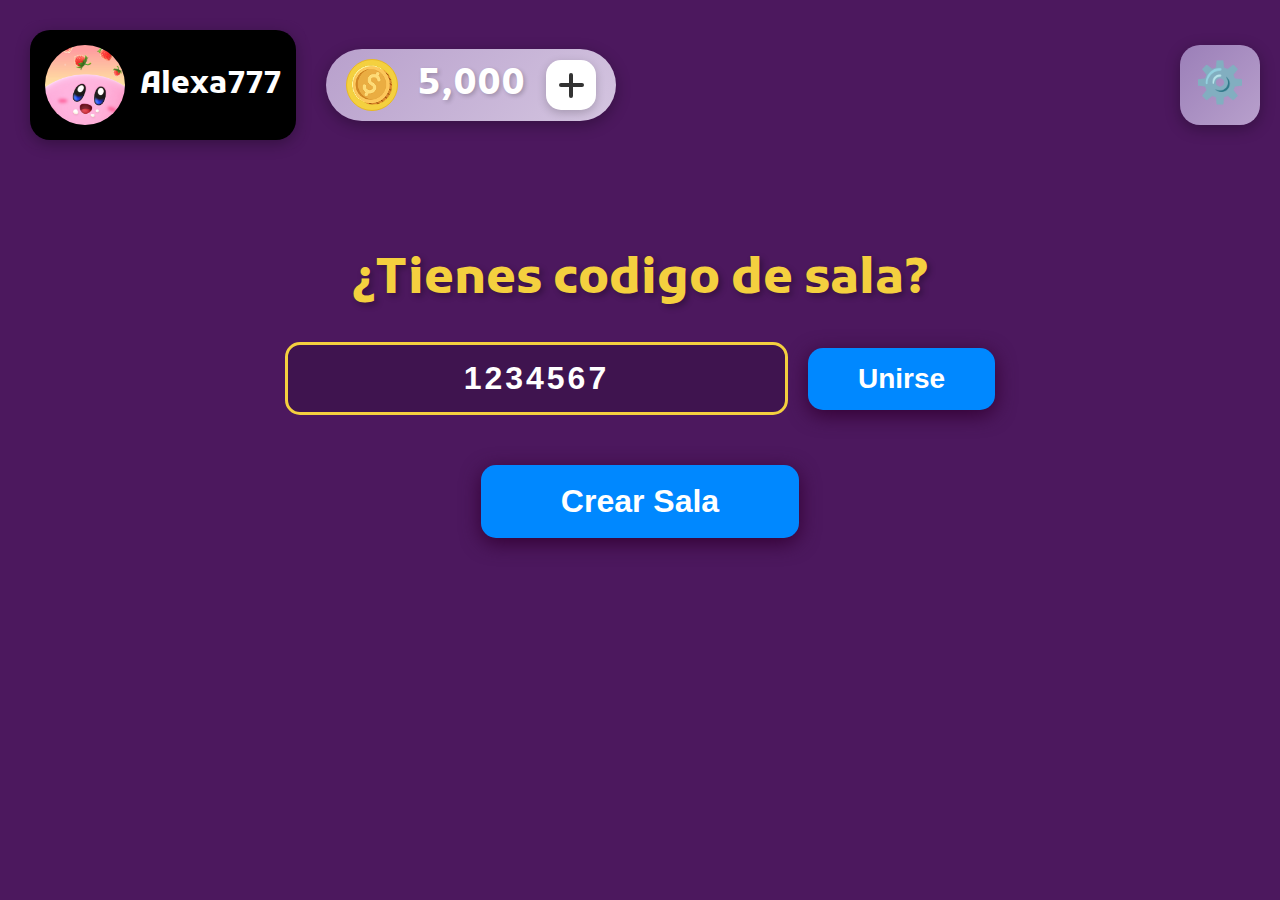
<file: src/main/java/webapp/index.html>
<!DOCTYPE html>
<html>
    <head>
        <title>Start Page</title>
        <link rel="preconnect" href="https://fonts.googleapis.com">
        <link rel="preconnect" href="https://fonts.gstatic.com" crossorigin>
        <link href="https://fonts.googleapis.com/css2?family=Kufam:ital,wght@0,400..900;1,400..900&display=swap" rel="stylesheet">
        <meta http-equiv="Content-Type" content="text/html; charset=UTF-8">
        <link rel="stylesheet" href="css/style.css"/>


    </head>
    <body>
        <header>
            <div class="contenedor-izquierdo">
                <div class="tarjeta">
                    <div class="user">
                        <img class="img-usuario" src=assets/fondo2.jpeg alt="">
                        <span class="nombre-usuario">Alexa777</span>
                    </div>
                </div>

                <div class="contador-monedas">
                    <div class="moneda-icono">
                        <img src="assets/moneda-oro-dinero-icono-dolar 9.png" alt="Moneda">
                    </div>
                    <span class="cantidad-monedas">5,000</span>
                    <div class="boton-agregar"></div>
                </div>
            </div>

            <div class="boton-config">
                <span class="icono-config">⚙️</span>
            </div>
        </header>

        <div class="contenido-central">
            <h1 class="titulo">¿Tienes codigo de sala?</h1>

            <div class="contenedor-codigo">
                <input type="text" class="input-codigo" placeholder="1234567" value="1234567">
                <button class="boton-unirse">Unirse</button>
            </div>

            <p class="mensaje-error">Error: Codigo invalido</p>

            <button class="boton-crear">Crear Sala</button>
        </div>
</html>
</file>
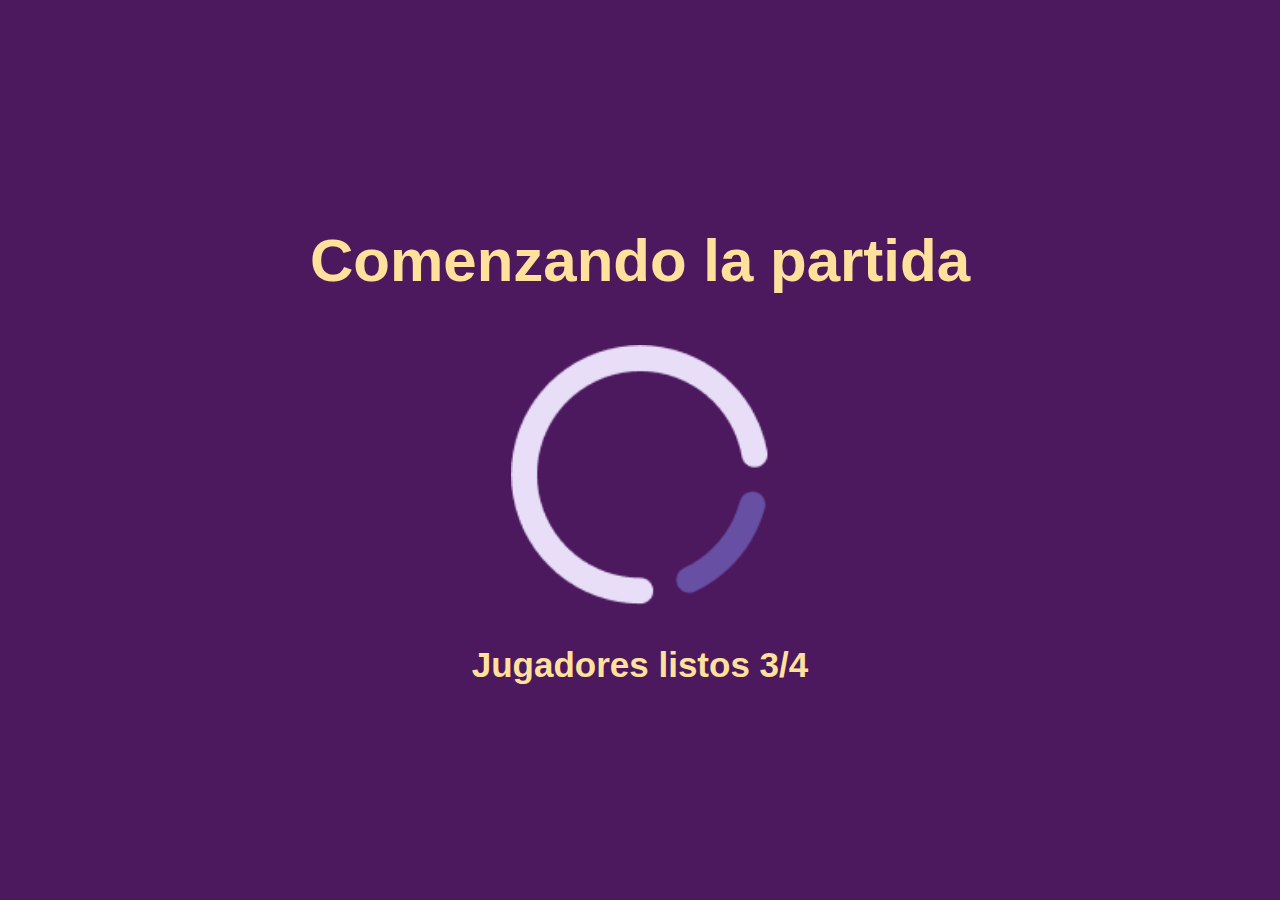
<file: src/main/webapp/ComenzandoPartida.html>
<!DOCTYPE html>
<html lang="es">
<head>
  <meta charset="UTF-8">
  <title>Comenzando la partida</title>
  <link rel="stylesheet" href="css/ComenzandoPartida.css">
</head>
<body>

<div class="pantalla-partida">
  <h1 class="titulo-partida">Comenzando la partida</h1>

  <img src="assets/Cargandopartida.png"
       alt="Cargando partida"
       class="imagen-carga">

  <h2 class="subtitulo-partida">Jugadores listos 3/4</h2>
</div>

</body>
</html>
</file>
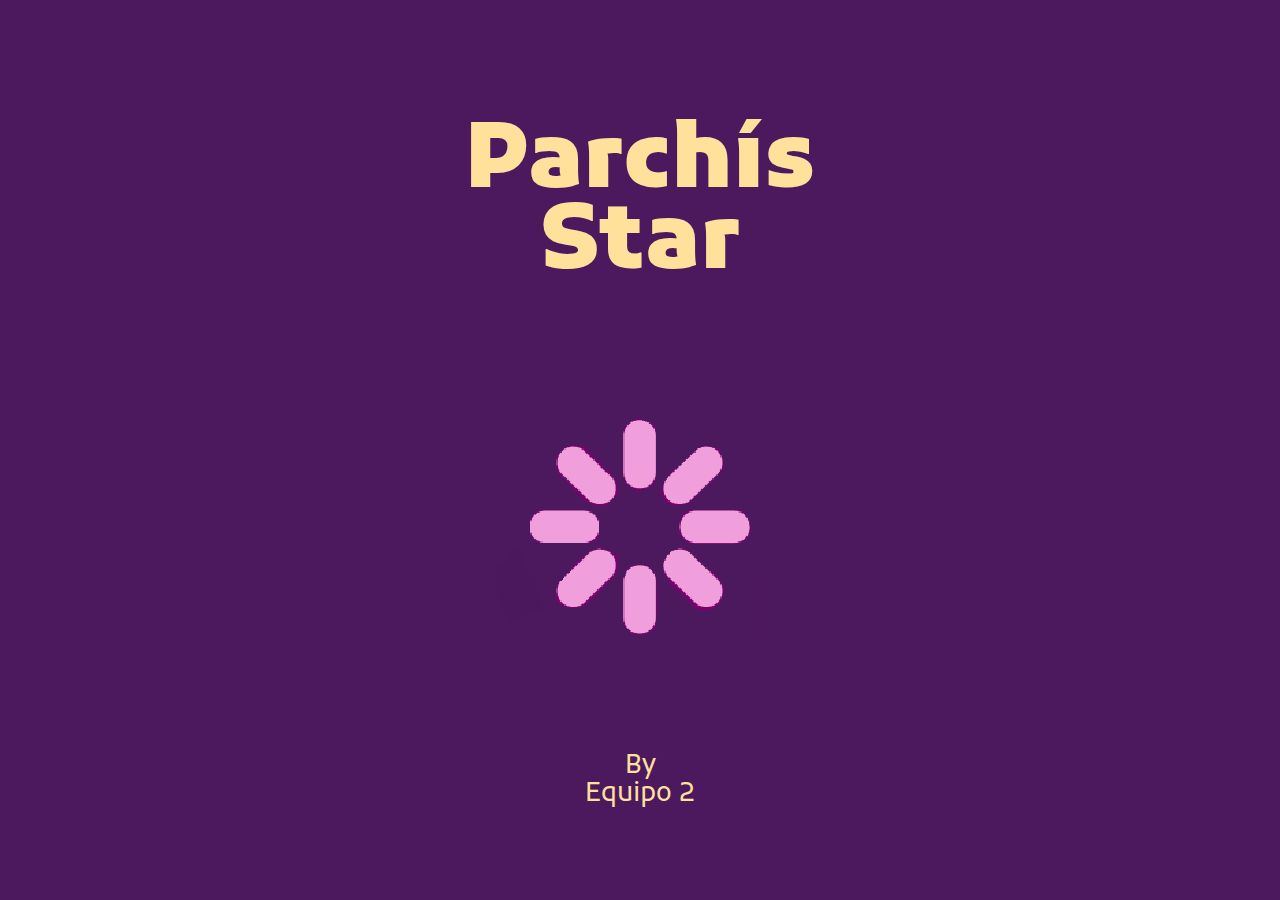
<file: src/main/webapp/Pantalladecarga.html>
<!DOCTYPE html>
<html lang="es">
    <head>
        <meta charset="UTF-8">
        <title>Parchís Star</title>
        <meta name="viewport" content="width=device-width, initial-scale=1.0">

        <!-- Fuente Kufam desde Google Fonts -->
        <link rel="preconnect" href="https://fonts.googleapis.com">
        <link rel="preconnect" href="https://fonts.gstatic.com" crossorigin>
        <link href="https://fonts.googleapis.com/css2?family=Kufam:wght@700;900&display=swap" rel="stylesheet">

        
        <link rel="stylesheet" href="css/Pantalladecarga.css">
    </head>
    <body>
        <div class="container">
            <h1 class="titulo">Parchís<br>Star</h1>

            
           <img src="assets/cargando.png" class="icono-cargando" alt="">
           
            <p class="subtitulo">By<br>Equipo 2</p>
        </div>
    </body>
</html>
</file>
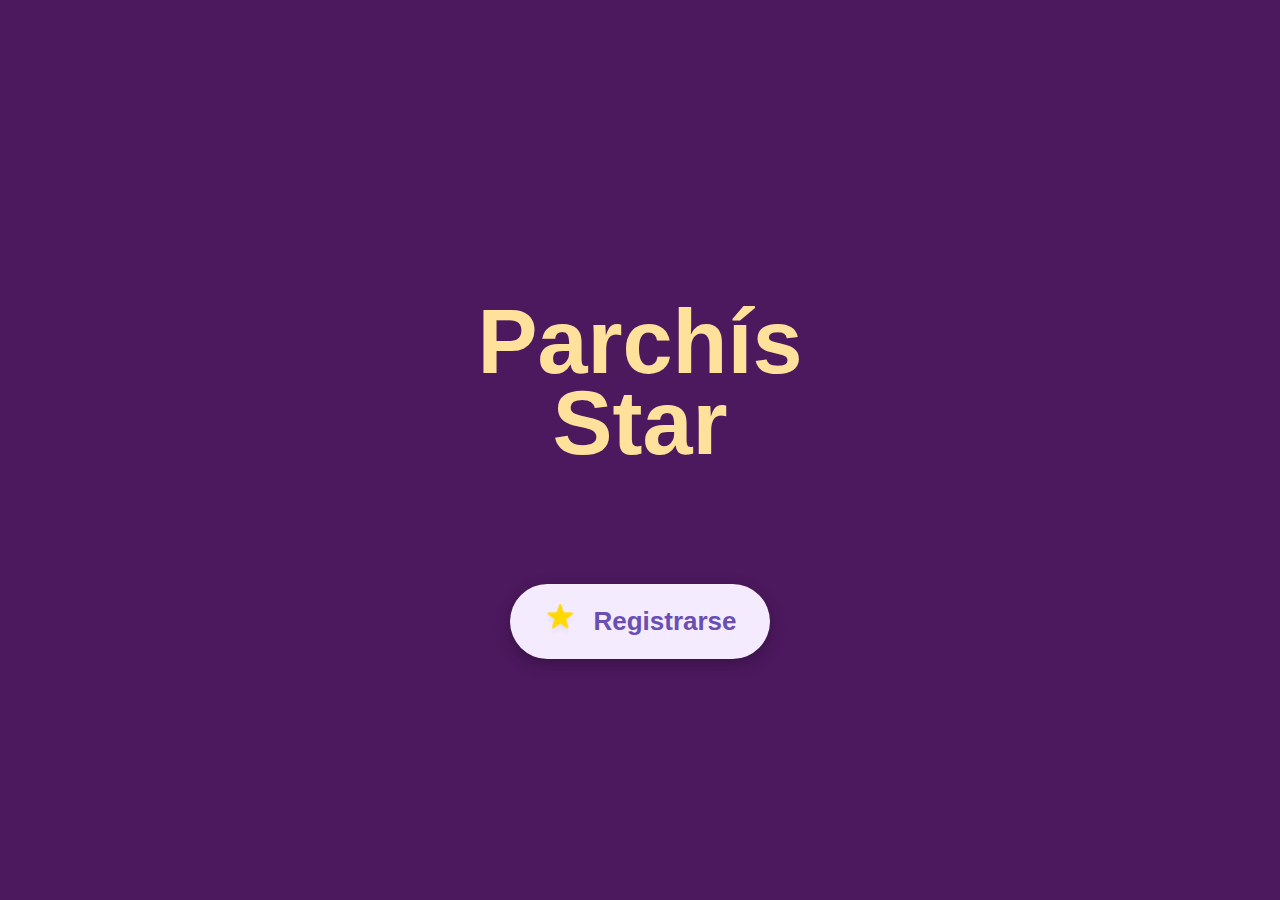
<file: src/main/webapp/Registro.html>
<!DOCTYPE html>
<html lang="es">
<head>
    <meta charset="UTF-8">
    <title>Parchís Star</title>

    <link rel="stylesheet" href="css/registro.css">
</head>

<body>

    <div class="container">

        
        <h1 class="titulo">Parchís<br>Star</h1>

        <!-- BOTÓN REGISTRARSE -->
        <button class="boton-registrarse" onclick="location.href='index.html'">
            <img src="assets/Estrella.png" class="icono-estrella" alt="">
            Registrarse
        </button>

    </div>

</body>
</html>
</file>
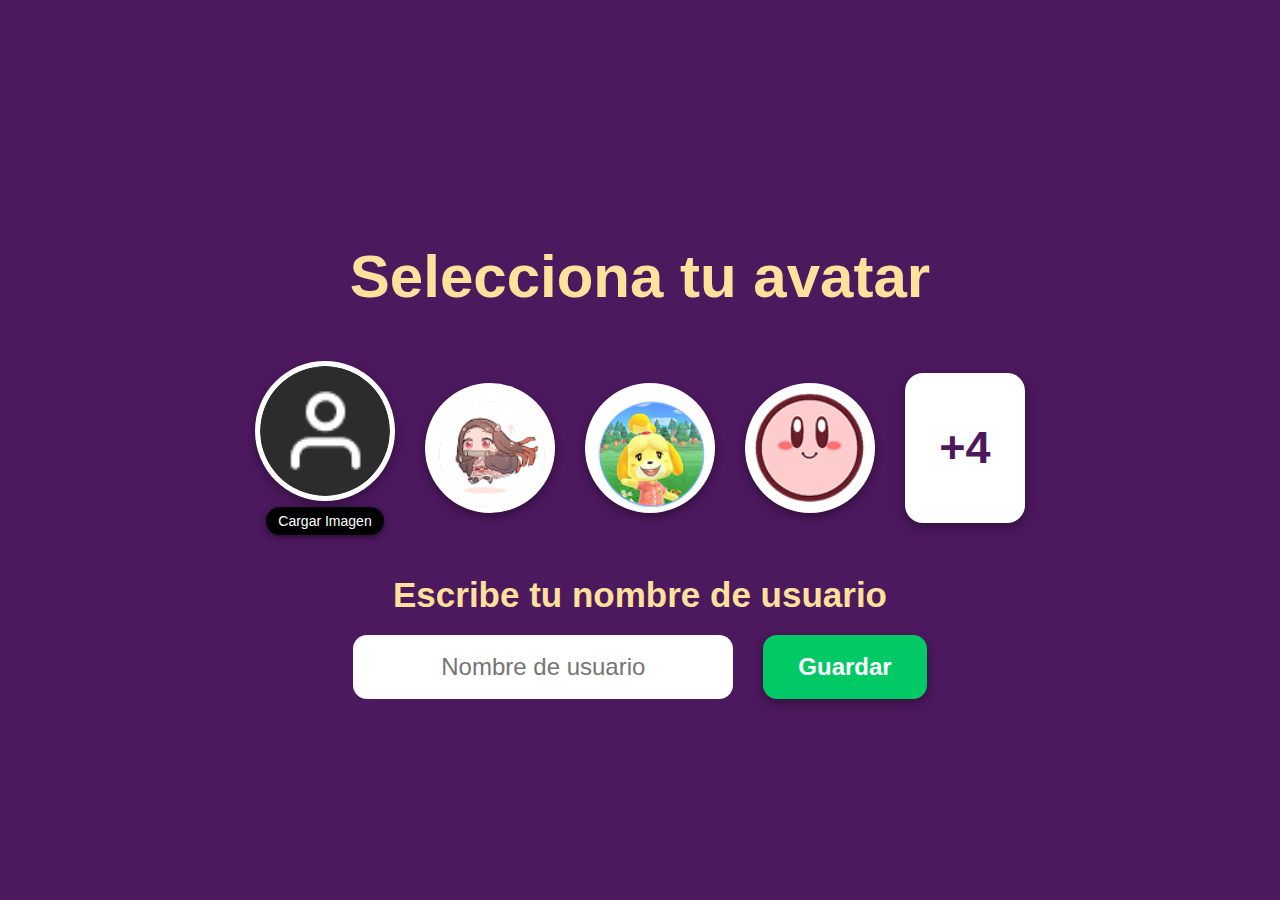
<file: src/main/webapp/SeleccionUsuario.html>
<!DOCTYPE html>
<html lang="es">
<head>
  <meta charset="UTF-8">
  <title>Selecciona tu avatar</title>
  <link rel="stylesheet" href="css/SeleccionUsuario.css">
</head>
<body>

<div class="pagina-avatar">
  <h1 class="titulo-avatar">Selecciona tu avatar</h1>

  <form id="formulario-perfil" onsubmit="guardarPerfil(event)">

    <!-- FILA 1 -->
    <div class="fila-avatares fila1">

      <!-- Avatar personalizado -->
      <div class="grupo-avatar-upload">
        <label class="btn-avatar" id="avatar-personalizado">
          <input type="file" id="file-personaje0" name="avatarFile" accept="image/*" hidden>
          <img id="img-personaje0" src="assets/personaje0.png" class="img-avatar">
          <img src="assets/centropersonaje0.png" class="img-centro">
        </label>
        <div class="etiqueta-upload">Cargar Imagen</div>
      </div>

      <!-- Avatar 1 -->
      <button type="button" class="btn-avatar" data-value="personaje1">
        <img src="assets/personaje1.png" class="img-avatar">
      </button>

      <!-- Avatar 2 -->
      <button type="button" class="btn-avatar" data-value="personaje2">
        <img src="assets/personaje2.png" class="img-avatar">
      </button>

      <!-- Avatar 3 -->
      <button type="button" class="btn-avatar" data-value="personaje3">
        <img src="assets/personaje3.png" class="img-avatar">
      </button>

      <!-- Botón +4 -->
      <button type="button" class="btn-avatar boton-extra" id="boton-extra">
        +4
      </button>

    </div>

    <!-- FILA EXTRA -->
    <div class="fila-avatares fila2" style="display:none;">
      <button type="button" class="btn-avatar avatar-extra" data-value="extra1">
        <img src="assets/1.jpg" class="img-avatar">
      </button>
      <button type="button" class="btn-avatar avatar-extra" data-value="extra2">
        <img src="assets/2.jpg" class="img-avatar">
      </button>
      <button type="button" class="btn-avatar avatar-extra" data-value="extra3">
        <img src="assets/3.jpg" class="img-avatar">
      </button>
      <button type="button" class="btn-avatar avatar-extra" data-value="extra4">
        <img src="assets/4.jpg" class="img-avatar">
      </button>
    </div>
   
    <!-- NOMBRE DE USUARIO -->
    <h2 class="subtitulo-avatar">Escribe tu nombre de usuario</h2>

    <div class="bloque-usuario">
      <input class="username-input" type="text" name="username" 
             placeholder="Nombre de usuario" required>
      <input type="hidden" id="avatar-selected" name="avatarSelected">
      <button class="save-btn" type="submit">Guardar</button>
    </div>
  </form>
</div>

<script>
  const fileInput0 = document.getElementById('file-personaje0');
  const imgPersonaje0 = document.getElementById('img-personaje0');
  const labelAvatar = document.getElementById('avatar-personalizado');
  const hiddenAvatar = document.getElementById('avatar-selected');
  const avatarButtons = document.querySelectorAll('.btn-avatar[type="button"]');
  const centroImagen0 = document.querySelector('#avatar-personalizado .img-centro');
  const botonExtra = document.getElementById("boton-extra");

  let avatarSeleccionado = null;
  let imagenPersonalizada = null;

  // Selección de avatares predefinidos
  avatarButtons.forEach(button => {
    button.addEventListener('click', () => {
      if (button.id !== 'boton-extra') {
        document.querySelectorAll('.btn-avatar')
          .forEach(b => b.classList.remove('seleccionado'));

        button.classList.add('seleccionado');
        hiddenAvatar.value = button.dataset.value;
        avatarSeleccionado = button.dataset.value;
        imagenPersonalizada = null;
      }
    });
  });

  // Avatar personalizado
  labelAvatar.addEventListener('click', () => {
    document.querySelectorAll('.btn-avatar')
      .forEach(b => b.classList.remove('seleccionado'));

    labelAvatar.classList.add('seleccionado');
    hiddenAvatar.value = 'custom';
    avatarSeleccionado = 'custom';
  });

  // Cargar imagen personalizada
  fileInput0.addEventListener('change', event => {
    const file = event.target.files[0];
    if (!file) return;

    const reader = new FileReader();
    reader.onload = () => {
      imgPersonaje0.src = reader.result;
      imagenPersonalizada = reader.result;
      if (centroImagen0) centroImagen0.style.display = 'none';
    };
    reader.readAsDataURL(file);

    fileInput0.value = '';
  });

  // Mostrar fila extra
  botonExtra.addEventListener("click", () => {
    document.querySelector(".fila2").style.display = "flex";
  });

  // Guardar perfil
  function guardarPerfil(event) {
    event.preventDefault();

    const username = document.querySelector('input[name="username"]').value;

    if (!avatarSeleccionado) {
      alert('Por favor selecciona un avatar');
      return;
    }

    // Guardar datos del usuario
    const datosUsuario = {
      nombre: username,
      avatar: avatarSeleccionado,
      imagenPersonalizada: imagenPersonalizada,
      monedas: 5000
    };

    localStorage.setItem('usuario', JSON.stringify(datosUsuario));

    console.log('✅ Usuario guardado:', datosUsuario);
    console.log('➡️ Redirigiendo a Pantalla Principal');
    
    // Redirigir a pantalla principal
    window.location.href = 'principal.html';
  }
</script>

</body>
</html>
</file>
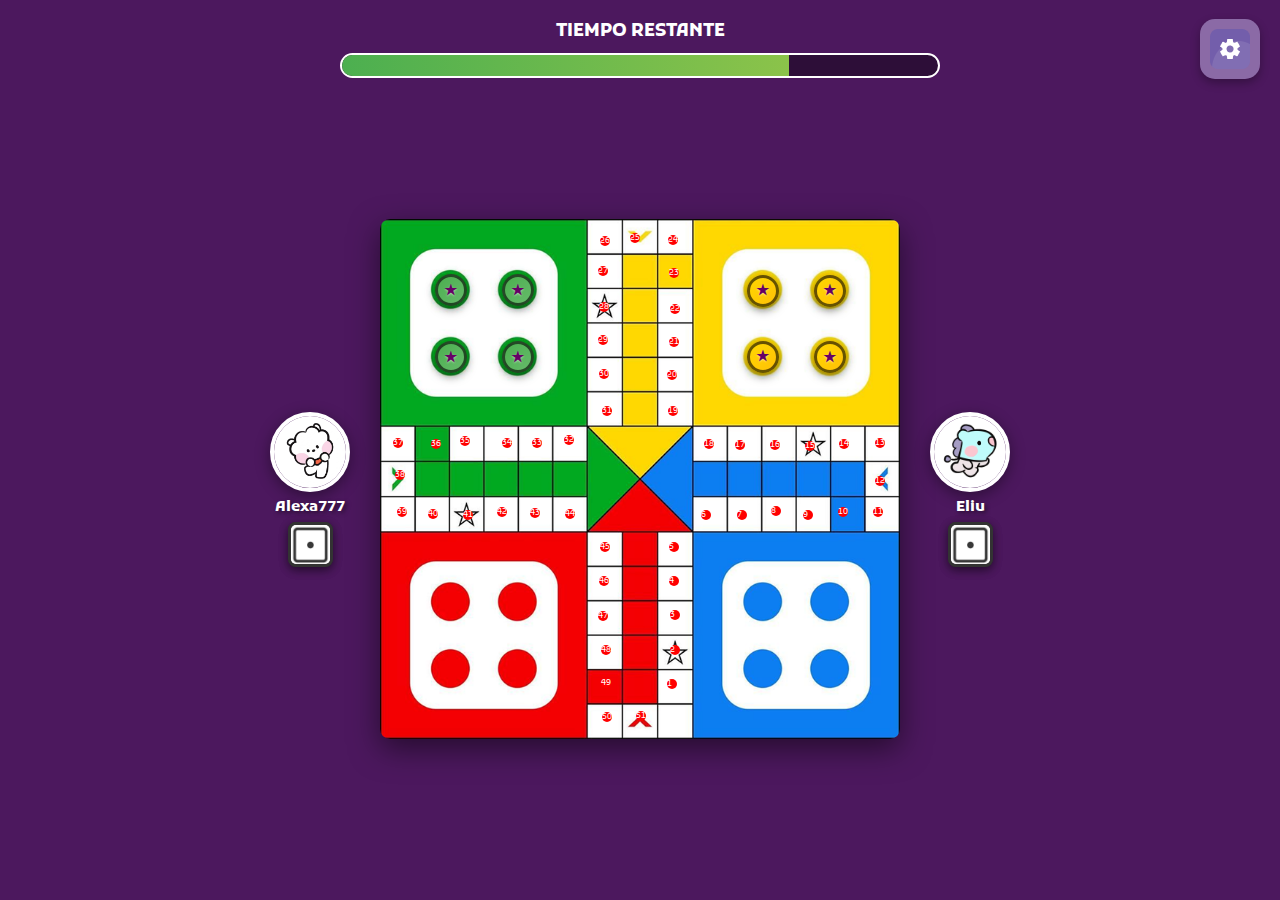
<file: src/main/webapp/Tablero.html>
<!DOCTYPE html>
<html lang="es">
    <head>
        <meta charset="UTF-8">
        <meta name="viewport" content="width=device-width, initial-scale=1.0">
        <title>Tablero de Juego</title>
        <link rel="preconnect" href="https://fonts.googleapis.com">
        <link rel="preconnect" href="https://fonts.gstatic.com" crossorigin>

        <link href="https://fonts.googleapis.com/css2?family=Kufam:ital,wght@0,400..900;1,400..900&display=swap" rel="stylesheet">

        <link rel="stylesheet" href="css/Tablero.css"/>

    </head>
    <body>
        <div class="encabezado-juego">
            <div class="seccion-tiempo">
                <div class="etiqueta-tiempo">Tiempo Restante</div>
                <div class="barra-tiempo">
                    <div class="progreso-tiempo" id="barraProgreso"></div>
                </div>
            </div>
            <button class="boton-config-juego" id="botonCoord">
                <img src="assets/Confi.png" alt="alt"/>
            </button>
        </div>

        <div class="contenedor-juego">
            <!-- Contenedor Izquierda: Jugadores 1 y 3 -->
            <div class="contenedor-izquierda">
                <!-- Jugador 1: Alexa777 (Verde - Arriba Izquierda) -->
                <div class="jugador-lateral" data-jugador="1">
                    <div class="flecha-jugador">↓</div>
                    <div class="avatar-lateral">
                        <img src="assets/1.jpg" alt="Alexa777">
                    </div>
                    <div class="nombre-lateral">Alexa777</div>
                    <div class="dados-jugador">
                        <div  class="dado">
                            <img class="dado" src="assets/D1.jpg" alt="alt"/>
                        </div>

                    </div>
                </div>

                <!-- Jugador 3: Papurrita05 (Rojo - Abajo Izquierda) -->
                <div class="jugador-lateral" data-jugador="3">
                    <div class="flecha-jugador">↓</div>
                    <div class="avatar-lateral">
                        <img src="assets/2.jpg" alt="Papurrita05">
                    </div>
                    <div class="nombre-lateral">Papurrita05</div>
                    <div class="dados-jugador">
                        <div class="dado">
                            <img class="dado" src="assets/D1.jpg" alt="alt"/>
                        </div>

                    </div>
                </div>
            </div>

            <!-- Tablero Central -->
            <div class="contenedor-tablero">
                <div id="debug-container"></div>
                <img src="assets/Foto tablero.png" alt="Tablero" class="imagen-tablero" id="imagenTablero">
                <div class="capa-casillas" id="capaCasillas"></div>
            </div>

            <!-- Contenedor Derecha: Jugadores 2 y 4 -->
            <div class="contenedor-derecha">
                <!-- Jugador 2: Eliu (Amarillo - Arriba Derecha) -->
                <div class="jugador-lateral" data-jugador="2">
                    <div class="flecha-jugador">↓</div>
                    <div class="avatar-lateral">
                        <img src="assets/3.jpg" alt="Eliu">
                    </div>
                    <div class="nombre-lateral">Eliu</div>
                    <div class="dados-jugador">
                        <div class="dado">
                            <img class="dado" src="assets/D1.jpg" alt="alt"/>
                        </div>

                    </div>
                </div>

                <!-- Jugador 4: Crisr22 (Azul - Abajo Derecha) -->
                <div class="jugador-lateral" data-jugador="4">
                    <div class="flecha-jugador">↓</div>
                    <div class="avatar-lateral">
                        <img src="assets/4.jpg" alt="Crisr22">
                    </div>
                    <div class="nombre-lateral">Crisr22</div>
                    <div class="dados-jugador">
                        <div class="dado">
                            <img class="dado" src="assets/D1.jpg" alt="alt"/>
                        </div>

                    </div>
                </div>
            </div>
        </div>

        <script>
            // CONFIGURACIÓN DE JUGADORES (cambia este número según jugadores conectados)
            const jugadoresConectados = 2; // Puede ser 2, 3 o 4

            // COORDENADAS DE LAS BASES (ajusta estas coordenadas manualmente)
            const coordenadasBases = {
                verde: [
                    {x: 13.7, y: 13.7},
                    {x: 26.5, y: 13.7},
                    {x: 13.7, y: 26.6},
                    {x: 26.5, y: 26.6}
                ],
                amarillo: [
                    {x: 73.7, y: 13.8},
                    {x: 86.5, y: 13.8},
                    {x: 73.7, y: 26.5},
                    {x: 86.5, y: 26.6}
                ],
                rojo: [
                    {x: 13.6, y: 86.4},
                    {x: 13.6, y: 73.7},
                    {x: 26.5, y: 86.4},
                    {x: 26.5, y: 73.5}
                ],
                azul: [
                    {x: 73.7, y: 73.8},
                    {x: 86.5, y: 73.8},
                    {x: 73.7, y: 86.4},
                    {x: 86.5, y: 86.4}
                ]
            };

            // Crear fichas en las bases (solo para jugadores conectados)
            function crearFichas() {
                const capa = document.getElementById('capaCasillas');
                const coloresActivos = obtenerColoresActivos();

                coloresActivos.forEach(color => {
                    coordenadasBases[color].forEach((pos, index) => {
                        const ficha = document.createElement('div');
                        ficha.className = `ficha ${color}`;
                        ficha.dataset.color = color;
                        ficha.dataset.numero = index + 1;
                        ficha.style.left = pos.x + '%';
                        ficha.style.top = pos.y + '%';

                        // Agregar estrella dentro de la ficha
                        const estrella = document.createElement('div');
                        estrella.className = 'estrella-ficha';
                        estrella.textContent = '★';
                        ficha.appendChild(estrella);

                        capa.appendChild(ficha);
                    });
                });
            }

            // Obtener colores activos según jugadores conectados
            function obtenerColoresActivos() {
                const ordenColores = ['verde', 'amarillo', 'rojo', 'azul'];
                return ordenColores.slice(0, jugadoresConectados);
            }

            // Mostrar/ocultar jugadores según conexión
            function configurarJugadores() {
                const todosJugadores = document.querySelectorAll('.jugador-lateral');

                // Ocultar todos primero
                todosJugadores.forEach(j => j.style.display = 'none');

                // Mostrar solo los activos según el número de jugadores
                for (let i = 1; i <= jugadoresConectados; i++) {
                    const jugador = document.querySelector(`[data-jugador="${i}"]`);
                    if (jugador) {
                        jugador.style.display = 'flex';
                    }
                }
            }


            // Temporizador
            let tiempoRestante = 100;
            function actualizarTiempo() {
                const barra = document.getElementById('barraProgreso');
                tiempoRestante -= 2.0;
                if (tiempoRestante < 0)
                    tiempoRestante = 100;
                barra.style.width = tiempoRestante + '%';

                if (tiempoRestante < 30) {
                    barra.style.background = 'linear-gradient(90deg, #F44336 0%, #FF5722 100%)';
                } else if (tiempoRestante < 60) {
                    barra.style.background = 'linear-gradient(90deg, #FFC107 0%, #FFD54F 100%)';
                } else {
                    barra.style.background = 'linear-gradient(90deg, #4CAF50 0%, #8BC34A 100%)';
                }
            }

            const casillas = [
                {id: 1, x: 56.2, y: 89.5},
                {id: 2, x: 56.8, y: 82.9},
                {id: 3, x: 56.8, y: 76.2},
                {id: 4, x: 56.6, y: 69.7},
                {id: 5, x: 56.6, y: 63.1},
                {id: 6, x: 62.6, y: 57.0},
                {id: 7, x: 69.7, y: 57.0},
                {id: 8, x: 76.1, y: 56.2},
                {id: 9, x: 82.4, y: 57.0},
                {id: 10, x: 89.1, y: 56.4},
                {id: 11, x: 95.7, y: 56.4},
                {id: 12, x: 96.1, y: 50.4},
                {id: 13, x: 96.1, y: 43.1},
                {id: 14, x: 89.3, y: 43.3},
                {id: 15, x: 82.6, y: 43.7},
                {id: 16, x: 75.9, y: 43.5},
                {id: 17, x: 69.3, y: 43.5},
                {id: 18, x: 63.2, y: 43.3},
                {id: 19, x: 56.4, y: 37.0},
                {id: 20, x: 56.1, y: 30.0},
                {id: 21, x: 56.6, y: 23.7},
                {id: 22, x: 56.8, y: 17.4},
                {id: 23, x: 56.6, y: 10.4},
                {id: 24, x: 56.4, y: 4.1},
                {id: 25, x: 49.1, y: 3.7},
                {id: 26, x: 43.2, y: 4.3},
                {id: 27, x: 42.8, y: 10.0},
                {id: 28, x: 43.0, y: 17.0},
                {id: 29, x: 42.8, y: 23.3},
                {id: 30, x: 43.0, y: 29.9},
                {id: 31, x: 43.7, y: 37.0},
                {id: 32, x: 36.4, y: 42.5},
                {id: 33, x: 30.1, y: 43.1},
                {id: 34, x: 24.5, y: 43.1},
                {id: 35, x: 16.4, y: 42.7},
                {id: 36, x: 10.7, y: 43.3},
                {id: 37, x: 3.4, y: 43.1},
                {id: 38, x: 3.9, y: 49.3},
                {id: 39, x: 4.3, y: 56.4},
                {id: 40, x: 10.1, y: 56.8},
                {id: 41, x: 17.0, y: 57.0},
                {id: 42, x: 23.4, y: 56.4},
                {id: 43, x: 29.9, y: 56.6},
                {id: 44, x: 36.6, y: 56.8},
                {id: 45, x: 43.2, y: 63.1},
                {id: 46, x: 43.0, y: 69.7},
                {id: 47, x: 42.8, y: 76.4},
                {id: 48, x: 43.4, y: 82.9},
                {id: 49, x: 43.4, y: 89.3},
                {id: 50, x: 43.6, y: 95.8},
                {id: 51, x: 50.1, y: 95.6}
            ];



            function mostrarCoordenadasDebug() {
                const debug = document.getElementById("debug-container");
                debug.innerHTML = ""; // limpia

                casillas.forEach(c => {
                    const dot = document.createElement("div");
                    dot.classList.add("debug-dot");
                    dot.style.left = c.x + "%";
                    dot.style.top = c.y + "%";
                    dot.title = `Casilla ${c.id}`;
                    dot.textContent = c.id;
                    debug.appendChild(dot);
                });
            }

            mostrarCoordenadasDebug();



            // Inicializar
            configurarJugadores();
            crearFichas();
            setInterval(actualizarTiempo, 1000);

            // Evento del botón
            document.getElementById('botonCoord').addEventListener('click', toggleModoCoordernadas);
        </script>
    </body>
</html>
</file>
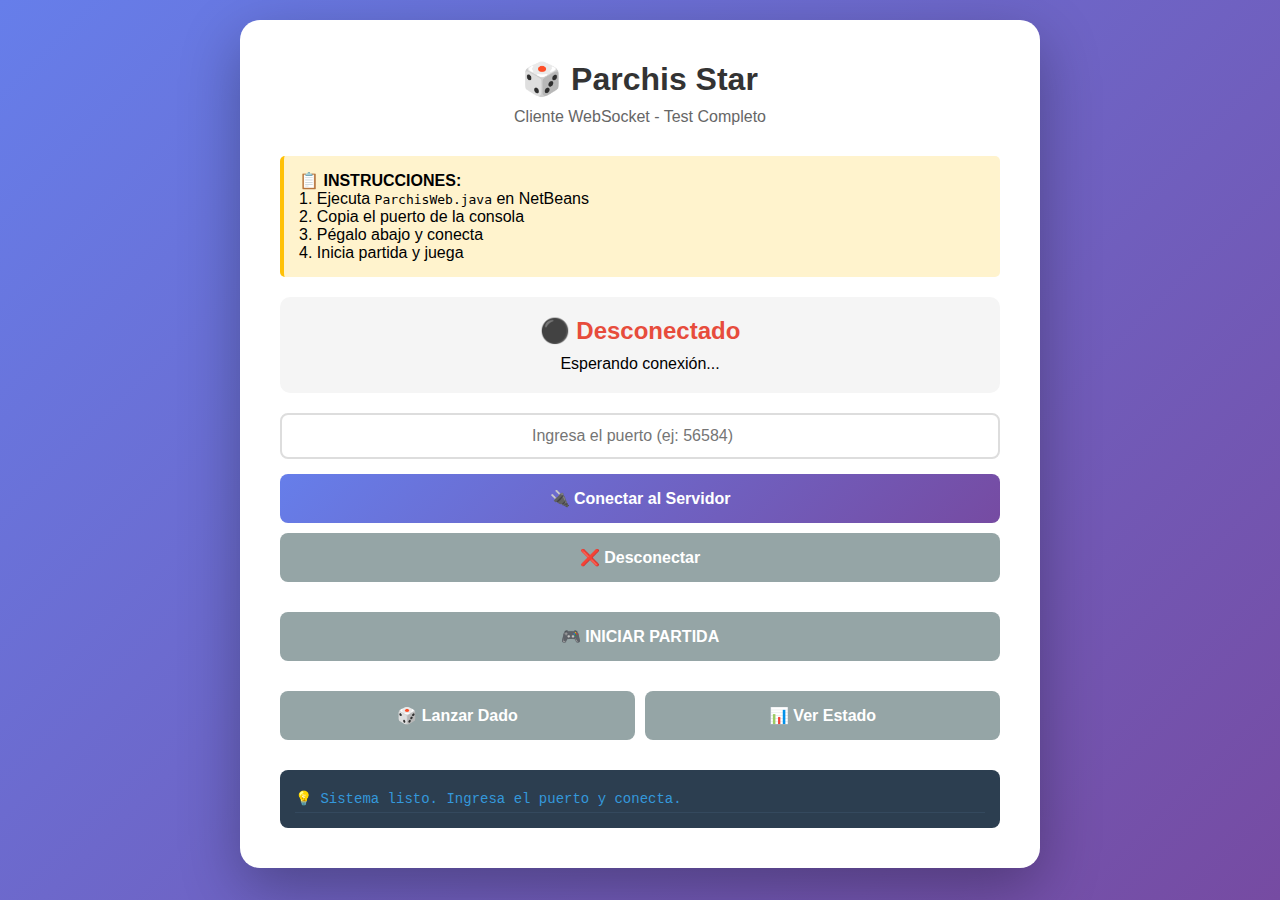
<file: src/main/webapp/test.html>
<!DOCTYPE html>
<html lang="es">
<head>
    <meta charset="UTF-8">
    <meta name="viewport" content="width=device-width, initial-scale=1.0">
    <title>Test Parchis Star - WebSocket</title>
    <style>
        * {
            margin: 0;
            padding: 0;
            box-sizing: border-box;
        }

        body {
            font-family: 'Segoe UI', Tahoma, Geneva, Verdana, sans-serif;
            background: linear-gradient(135deg, #667eea 0%, #764ba2 100%);
            min-height: 100vh;
            padding: 20px;
        }

        .container {
            background: white;
            border-radius: 20px;
            padding: 40px;
            box-shadow: 0 20px 60px rgba(0,0,0,0.3);
            max-width: 800px;
            margin: 0 auto;
        }

        h1 {
            color: #333;
            margin-bottom: 10px;
            text-align: center;
        }

        .subtitle {
            text-align: center;
            color: #666;
            margin-bottom: 30px;
        }

        .status-box {
            background: #f5f5f5;
            border-radius: 10px;
            padding: 20px;
            margin-bottom: 20px;
            text-align: center;
        }

        #status {
            font-size: 24px;
            font-weight: bold;
            margin-bottom: 10px;
        }

        #status.disconnected { color: #e74c3c; }
        #status.connected { color: #27ae60; }
        #status.connecting { color: #f39c12; }

        .port-input {
            width: 100%;
            padding: 12px;
            font-size: 16px;
            border: 2px solid #ddd;
            border-radius: 8px;
            margin-bottom: 15px;
            text-align: center;
        }

        .btn {
            width: 100%;
            padding: 15px;
            font-size: 16px;
            font-weight: bold;
            border: none;
            border-radius: 8px;
            cursor: pointer;
            transition: all 0.3s;
            margin-bottom: 10px;
        }

        .btn-primary {
            background: linear-gradient(135deg, #667eea 0%, #764ba2 100%);
            color: white;
        }

        .btn-primary:hover {
            transform: translateY(-2px);
            box-shadow: 0 5px 15px rgba(102, 126, 234, 0.4);
        }

        .btn-secondary {
            background: #e74c3c;
            color: white;
        }

        .btn-test {
            background: #3498db;
            color: white;
        }

        .btn-success {
            background: #27ae60;
            color: white;
        }

        .btn:disabled {
            background: #95a5a6;
            cursor: not-allowed;
            transform: none;
        }

        .actions {
            display: grid;
            grid-template-columns: 1fr 1fr;
            gap: 10px;
            margin-top: 20px;
        }

        .log-box {
            background: #2c3e50;
            color: #ecf0f1;
            border-radius: 8px;
            padding: 15px;
            max-height: 300px;
            overflow-y: auto;
            font-family: 'Courier New', monospace;
            font-size: 14px;
            margin-top: 20px;
        }

        .log-entry {
            padding: 5px 0;
            border-bottom: 1px solid #34495e;
        }

        .log-info { color: #3498db; }
        .log-success { color: #27ae60; }
        .log-error { color: #e74c3c; }
        .log-warning { color: #f39c12; }

        .game-state {
            background: #f9f9f9;
            border: 2px solid #ddd;
            border-radius: 10px;
            padding: 20px;
            margin-top: 20px;
        }

        .game-state h3 {
            margin-bottom: 15px;
            color: #333;
        }

        .game-info {
            background: white;
            padding: 15px;
            border-radius: 8px;
            margin-bottom: 10px;
        }

        .dado-result {
            font-size: 48px;
            text-align: center;
            margin: 20px 0;
        }

        .fichas-list {
            display: grid;
            grid-template-columns: repeat(auto-fill, minmax(150px, 1fr));
            gap: 10px;
            margin-top: 10px;
        }

        .ficha-card {
            background: #667eea;
            color: white;
            padding: 10px;
            border-radius: 8px;
            text-align: center;
            cursor: pointer;
            transition: all 0.3s;
        }

        .ficha-card:hover {
            transform: translateY(-2px);
            box-shadow: 0 4px 12px rgba(102, 126, 234, 0.4);
        }

        .instruction {
            background: #fff3cd;
            border-left: 4px solid #ffc107;
            padding: 15px;
            margin-bottom: 20px;
            border-radius: 5px;
        }
    </style>
</head>
<body>
    <div class="container">
        <h1>🎲 Parchis Star</h1>
        <p class="subtitle">Cliente WebSocket - Test Completo</p>

        <div class="instruction">
            <strong>📋 INSTRUCCIONES:</strong><br>
            1. Ejecuta <code>ParchisWeb.java</code> en NetBeans<br>
            2. Copia el puerto de la consola<br>
            3. Pégalo abajo y conecta<br>
            4. Inicia partida y juega
        </div>

        <div class="status-box">
            <div id="status" class="disconnected">⚫ Desconectado</div>
            <div id="statusDetails">Esperando conexión...</div>
        </div>

        <!-- CONEXIÓN -->
        <input 
            type="number" 
            id="portInput" 
            class="port-input" 
            placeholder="Ingresa el puerto (ej: 56584)"
        >

        <button id="btnConnect" class="btn btn-primary" onclick="conectar()">
            🔌 Conectar al Servidor
        </button>

        <button id="btnDisconnect" class="btn btn-secondary" onclick="desconectar()" disabled>
            ❌ Desconectar
        </button>

        <!-- ACCIONES DEL JUEGO -->
        <div style="margin-top: 20px;">
            <button class="btn btn-success" onclick="iniciarPartida()" id="btnIniciar" disabled>
                🎮 INICIAR PARTIDA
            </button>

            <div class="actions">
                <button class="btn btn-test" onclick="lanzarDado()" id="btnDado" disabled>
                    🎲 Lanzar Dado
                </button>
                <button class="btn btn-test" onclick="obtenerEstado()" id="btnEstado" disabled>
                    📊 Ver Estado
                </button>
            </div>
        </div>

        <!-- ESTADO DEL JUEGO -->
        <div class="game-state" id="gameState" style="display: none;">
            <h3>🎮 Estado de la Partida</h3>
            
            <div class="game-info">
                <strong>Turno actual:</strong> <span id="turnoActual">-</span>
            </div>

            <div id="dadoResult" class="dado-result" style="display: none;">
                🎲 <span id="valorDado">-</span>
            </div>

            <div id="fichasDisponibles" style="display: none;">
                <h4>Fichas Disponibles:</h4>
                <div class="fichas-list" id="fichasList"></div>
            </div>

            <div class="game-info" id="jugadoresInfo">
                <strong>Jugadores:</strong>
                <div id="jugadoresList"></div>
            </div>
        </div>

        <!-- LOG -->
        <div class="log-box" id="logBox">
            <div class="log-entry log-info">💡 Sistema listo. Ingresa el puerto y conecta.</div>
        </div>
    </div>

    <script>
        let ws = null;
        let valorDadoActual = 0;

        function log(mensaje, tipo = 'info') {
            const logBox = document.getElementById('logBox');
            const entry = document.createElement('div');
            entry.className = `log-entry log-${tipo}`;
            
            const timestamp = new Date().toLocaleTimeString();
            entry.textContent = `[${timestamp}] ${mensaje}`;
            
            logBox.appendChild(entry);
            logBox.scrollTop = logBox.scrollHeight;
        }

        function actualizarEstado(texto, clase, detalles) {
            document.getElementById('status').textContent = texto;
            document.getElementById('status').className = clase;
            document.getElementById('statusDetails').textContent = detalles;
        }

        function actualizarBotones(conectado) {
            document.getElementById('btnConnect').disabled = conectado;
            document.getElementById('btnDisconnect').disabled = !conectado;
            document.getElementById('portInput').disabled = conectado;
            
            if (conectado) {
                document.getElementById('btnIniciar').disabled = false;
                document.getElementById('btnEstado').disabled = false;
            } else {
                document.getElementById('btnIniciar').disabled = true;
                document.getElementById('btnDado').disabled = true;
                document.getElementById('btnEstado').disabled = true;
            }
        }

        function conectar() {
            const puerto = document.getElementById('portInput').value;
            
            if (!puerto || puerto < 1024 || puerto > 65535) {
                log('❌ Puerto inválido. Debe estar entre 1024 y 65535', 'error');
                return;
            }

            const url = `ws://localhost:${puerto}`;
            log(`🔄 Conectando a ${url}...`, 'info');
            actualizarEstado('🔄 Conectando...', 'connecting', 'Estableciendo conexión...');

            try {
                ws = new WebSocket(url);

                ws.onopen = function(event) {
                    log('✅ ¡Conexión WebSocket establecida!', 'success');
                    actualizarEstado('🟢 Conectado', 'connected', `Puerto: ${puerto}`);
                    actualizarBotones(true);
                };

                ws.onmessage = function(event) {
                    try {
                        const datos = JSON.parse(event.data);
                        procesarMensaje(datos);
                    } catch (e) {
                        log('⚠️ Mensaje no JSON: ' + event.data, 'warning');
                    }
                };

                ws.onerror = function(error) {
                    log('❌ Error en WebSocket', 'error');
                    actualizarEstado('⚫ Error', 'disconnected', 'Error de conexión');
                };

                ws.onclose = function(event) {
                    log('🔴 Conexión cerrada', 'warning');
                    actualizarEstado('⚫ Desconectado', 'disconnected', 'Conexión cerrada');
                    actualizarBotones(false);
                    ws = null;
                };

            } catch (error) {
                log('❌ Error: ' + error.message, 'error');
            }
        }

        function desconectar() {
            if (ws) {
                ws.close();
                log('🔌 Desconectando...', 'info');
            }
        }

        function procesarMensaje(datos) {
            log(`📨 ${datos.tipo}`, 'success');
            
            switch(datos.tipo) {
                case 'CONEXION_EXITOSA':
                    log('✅ Servidor confirmó la conexión', 'success');
                    break;
                    
                case 'PARTIDA_INICIADA':
                    log('🎮 ¡Partida iniciada!', 'success');
                    document.getElementById('gameState').style.display = 'block';
                    document.getElementById('btnDado').disabled = false;
                    mostrarEstadoJuego(datos.estado);
                    break;
                    
                case 'RESULTADO_DADO':
                    log(`🎲 Dado lanzado: ${datos.valor}`, 'success');
                    valorDadoActual = datos.valor;
                    mostrarResultadoDado(datos);
                    break;
                    
                case 'ESTADO_JUEGO':
                    if (datos.partidaActiva) {
                        mostrarEstadoJuego(datos.estado);
                    } else {
                        log('⚠️ No hay partida activa', 'warning');
                    }
                    break;
                    
                case 'MOVIMIENTO_RESULTADO':
                    if (datos.exito) {
                        log('✅ Movimiento exitoso', 'success');
                        mostrarEstadoJuego(datos.estadoJuego);
                        document.getElementById('fichasDisponibles').style.display = 'none';
                    } else {
                        log('❌ Movimiento fallido', 'error');
                    }
                    break;
                    
                case 'ERROR':
                    log('❌ Error: ' + datos.mensaje, 'error');
                    break;
            }
        }

        function iniciarPartida() {
            if (!ws || ws.readyState !== WebSocket.OPEN) {
                log('❌ No conectado', 'error');
                return;
            }

            const mensaje = {
                accion: 'INICIAR_PARTIDA'
            };

            log('🎮 Iniciando partida...', 'info');
            ws.send(JSON.stringify(mensaje));
        }

        function lanzarDado() {
            if (!ws || ws.readyState !== WebSocket.OPEN) {
                log('❌ No conectado', 'error');
                return;
            }

            const mensaje = {
                accion: 'LANZAR_DADO'
            };

            log('🎲 Lanzando dado...', 'info');
            ws.send(JSON.stringify(mensaje));
        }

        function obtenerEstado() {
            if (!ws || ws.readyState !== WebSocket.OPEN) {
                log('❌ No conectado', 'error');
                return;
            }

            const mensaje = {
                accion: 'OBTENER_ESTADO'
            };

            log('📊 Obteniendo estado...', 'info');
            ws.send(JSON.stringify(mensaje));
        }

        function mostrarResultadoDado(datos) {
            document.getElementById('dadoResult').style.display = 'block';
            document.getElementById('valorDado').textContent = datos.valor;
            
            const fichasList = document.getElementById('fichasList');
            fichasList.innerHTML = '';
            
            if (datos.fichasDisponibles && datos.fichasDisponibles.length > 0) {
                document.getElementById('fichasDisponibles').style.display = 'block';
                
                datos.fichasDisponibles.forEach(ficha => {
                    const card = document.createElement('div');
                    card.className = 'ficha-card';
                    card.innerHTML = `
                        <strong>Ficha ${ficha.idFicha}</strong><br>
                        ${ficha.enCasa ? '🏠 En casa' : `📍 Pos: ${ficha.posicion}`}
                    `;
                    card.onclick = () => moverFicha(ficha.idFicha, datos.valor);
                    fichasList.appendChild(card);
                });
            } else {
                document.getElementById('fichasDisponibles').style.display = 'none';
                log('⚠️ No hay fichas disponibles para mover', 'warning');
            }
        }

        function moverFicha(fichaId, pasos) {
            if (!ws || ws.readyState !== WebSocket.OPEN) {
                log('❌ No conectado', 'error');
                return;
            }

            const mensaje = {
                accion: 'MOVER_FICHA',
                fichaId: fichaId,
                pasos: pasos
            };

            log(`🎯 Moviendo ficha ${fichaId}...`, 'info');
            ws.send(JSON.stringify(mensaje));
        }

        function mostrarEstadoJuego(estado) {
            if (!estado) return;
            
            // Turno actual
            if (estado.turnoActual) {
                document.getElementById('turnoActual').textContent = 
                    `${estado.turnoActual} (${estado.colorTurno})`;
            }
            
            // Jugadores
            if (estado.jugadores) {
                const jugadoresList = document.getElementById('jugadoresList');
                jugadoresList.innerHTML = '';
                
                estado.jugadores.forEach(jugador => {
                    const div = document.createElement('div');
                    div.style.marginTop = '10px';
                    
                    let fichasEnCasa = 0;
                    let fichasEnJuego = 0;
                    let fichasEnMeta = 0;
                    
                    jugador.fichas.forEach(f => {
                        if (f.enCasa) fichasEnCasa++;
                        else if (f.enMeta) fichasEnMeta++;
                        else fichasEnJuego++;
                    });
                    
                    div.innerHTML = `
                        <strong>${jugador.nombre}</strong> (${jugador.color})<br>
                        🏠 Casa: ${fichasEnCasa} | 
                        🎲 Juego: ${fichasEnJuego} | 
                        🏆 Meta: ${fichasEnMeta}
                    `;
                    jugadoresList.appendChild(div);
                });
            }
        }

        // Permitir Enter para conectar
        document.getElementById('portInput').addEventListener('keypress', function(e) {
            if (e.key === 'Enter' && !document.getElementById('btnConnect').disabled) {
                conectar();
            }
        });
    </script>
</body>
</html>
</file>
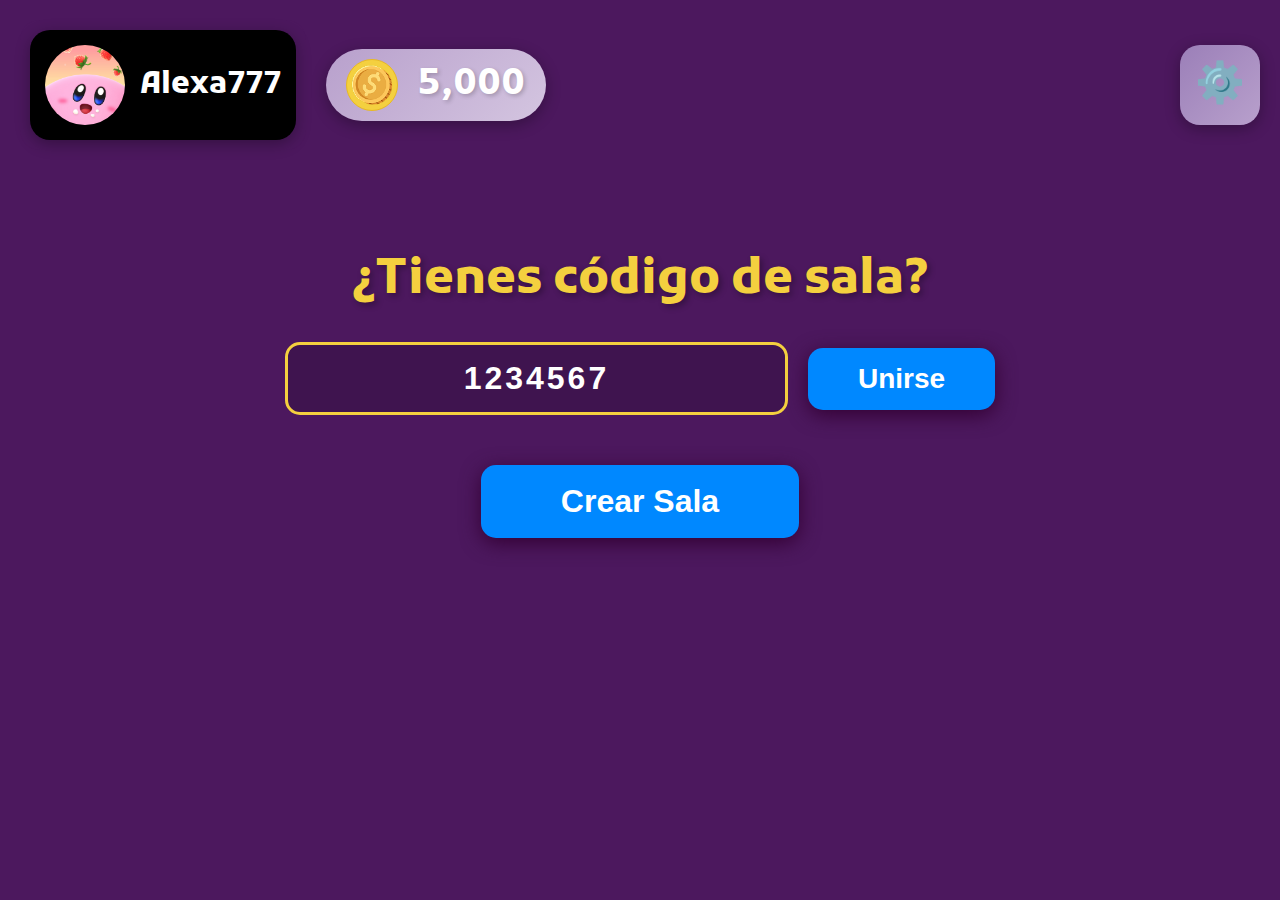
<file: src/main/java/webapp/Principal.html>
<!DOCTYPE html>
<html>
    <head>
        <title>Start Page</title>
        <link rel="preconnect" href="https://fonts.googleapis.com">
        <link rel="preconnect" href="https://fonts.gstatic.com" crossorigin>
        <link href="https://fonts.googleapis.com/css2?family=Kufam:ital,wght@0,400..900;1,400..900&display=swap" rel="stylesheet">
        <meta http-equiv="Content-Type" content="text/html; charset=UTF-8">
        <link rel="stylesheet" href="css/stylePantallaPrinciapal.css"/>


    </head>
    <body>
        <header>
            <div class="contenedor-izquierdo">
                <div class="tarjeta">
                    <div class="user">
                        <img class="img-usuario" src=assets/fondo2.jpeg alt="">
                        <span class="nombre-usuario">Alexa777</span>
                    </div>
                </div>

                <div class="contador-monedas">
                    <div class="moneda-icono">
                        <img src="assets/moneda-oro-dinero-icono-dolar 9.png" alt="Moneda">
                    </div>
                    <span class="cantidad-monedas">5,000</span>
                    
                </div>
            </div>

            <div class="boton-config">
                <span class="icono-config">⚙️</span>
            </div>
        </header>

        <div class="contenido-central">
            <h1 class="titulo">¿Tienes código de sala?</h1>

            <div class="contenedor-codigo">
                <input type="text" class="input-codigo" placeholder="1234567" value="1234567">
                <button class="boton-unirse">Unirse</button>
            </div>

            <p class="mensaje-error">Error: Codigo invalido</p>

            <button class="boton-crear">Crear Sala</button>
        </div>
</html>
</file>
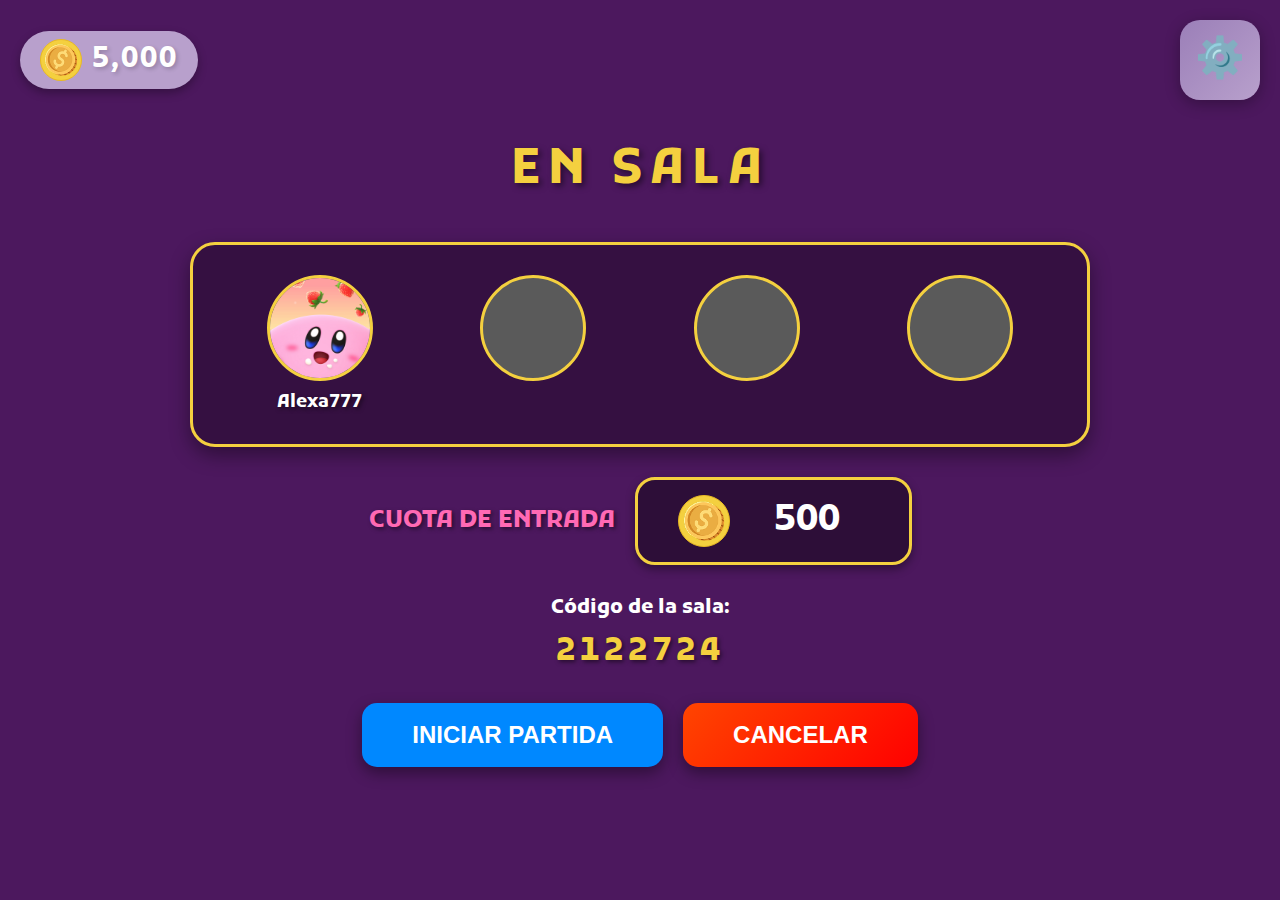
<file: src/main/java/webapp/SalaEspera.html>
<!DOCTYPE html>
<html lang="es">
<head>
    <meta charset="UTF-8">
    <meta name="viewport" content="width=device-width, initial-scale=1.0">
    <title>Sala de Espera - EN SALA</title>
    <link rel="preconnect" href="https://fonts.googleapis.com">
    <link rel="preconnect" href="https://fonts.gstatic.com" crossorigin>
    <link href="https://fonts.googleapis.com/css2?family=Kufam:ital,wght@0,400..900;1,400..900&display=swap" rel="stylesheet">
    <link rel="stylesheet" href="css/stylePantallaPrinciapal.css"/>
    <link rel="stylesheet" href="css/SalaEspera.css"/>
</head>
<body>
    <header class="encabezado-sala">
        <div class="contador-monedas-sala">
            <div class="moneda-icono">
                <img src="assets/moneda-oro-dinero-icono-dolar 9.png" alt="Moneda">
            </div>
            <span class="cantidad-monedas">5,000</span>
            
        </div>
        <div class="boton-config">
            <span class="icono-config">⚙️</span>
        </div>
    </header>

    <div class="contenedor">
        <h1 class="titulo">EN SALA</h1>

        <div class="area-jugadores">
            <div class="rejilla-jugadores">
                <div class="espacio-jugador">
                    <div class="avatar-jugador">
                        <img src=assets/fondo2.jpeg alt="Alexa777">
                    </div>
                    <div class="nombre-jugador">Alexa777</div>
                </div>
                <div class="espacio-jugador">
                    <div class="avatar-jugador"></div>
                </div>
                <div class="espacio-jugador">
                    <div class="avatar-jugador"></div>
                </div>
                <div class="espacio-jugador">
                    <div class="avatar-jugador"></div>
                </div>
            </div>
        </div>

        <div class="seccion-cuota">
            <div class="etiqueta-cuota">Cuota de Entrada</div>
            <div class="caja-cuota">
                <div class="moneda-icono">
                    <img src="assets/moneda-oro-dinero-icono-dolar 9.png" alt="alt"/>
                </div>
                <input type="number" class="input-cuota" value="500" min="0" step="50">
            </div>
        </div>

        <div class="seccion-codigo">
            <div class="etiqueta-codigo">Código de la sala:</div>
            <div class="codigo-sala">2122724</div>
        </div>

        <div class="acciones">
            <button class="btn btn-iniciar">Iniciar Partida</button>
            <button class="btn btn-cancelar">Cancelar</button>
        </div>
    </div>

</body>
</html>
</file>
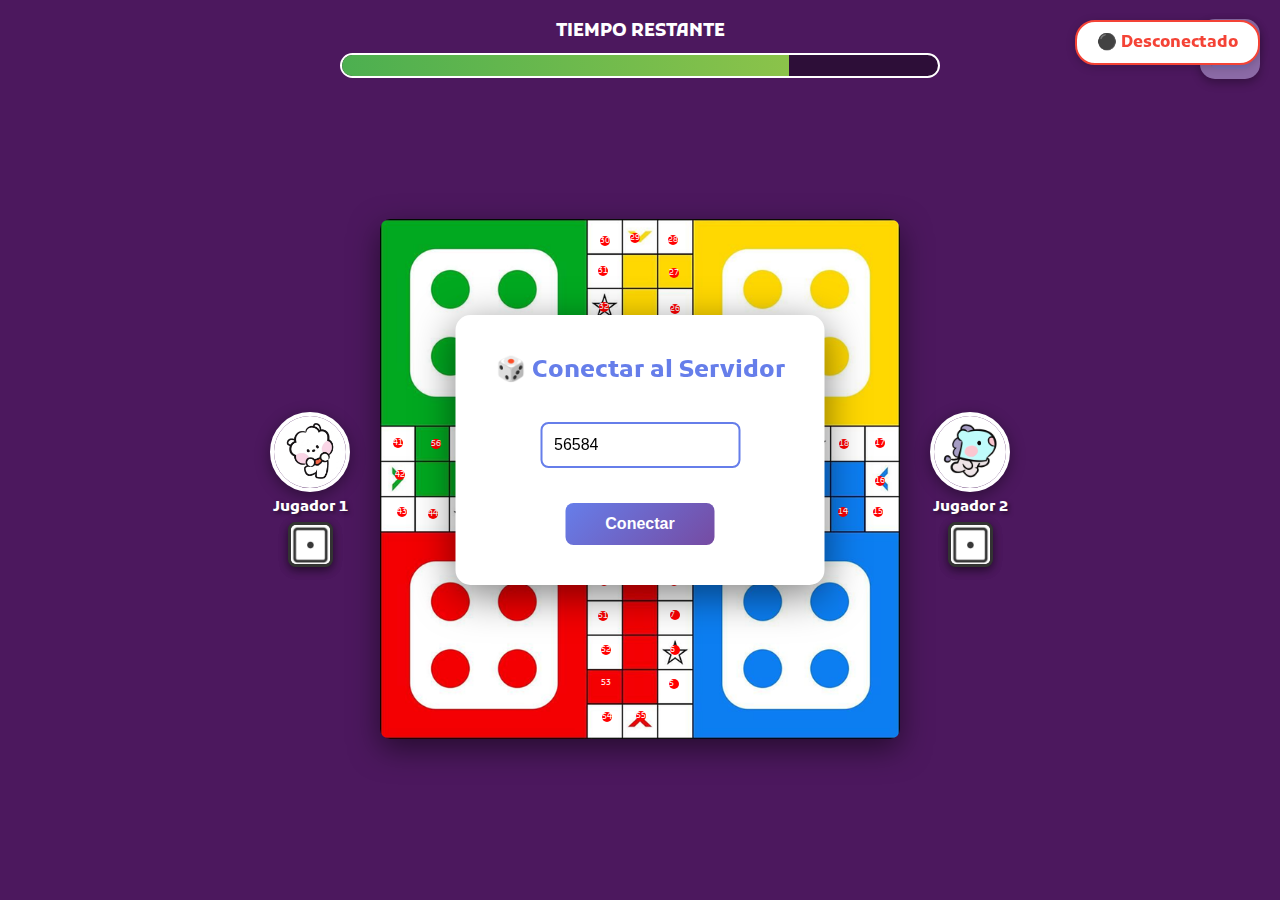
<file: src/main/java/webapp/Tablero.html>
<!DOCTYPE html>
<html lang="es">
<head>
    <meta charset="UTF-8">
    <meta name="viewport" content="width=device-width, initial-scale=1.0">
    <title>Tablero de Juego</title>
    <link rel="preconnect" href="https://fonts.googleapis.com">
    <link rel="preconnect" href="https://fonts.gstatic.com" crossorigin>
    <link href="https://fonts.googleapis.com/css2?family=Kufam:ital,wght@0,400..900;1,400..900&display=swap" rel="stylesheet">
    <link rel="stylesheet" href="css/Tablero.css"/>
    
    <style>
        /* ESTILOS ADICIONALES PARA WEBSOCKET */
        .modal-conexion {
            position: fixed;
            top: 50%;
            left: 50%;
            transform: translate(-50%, -50%);
            background: white;
            padding: 40px;
            border-radius: 15px;
            box-shadow: 0 10px 40px rgba(0,0,0,0.5);
            z-index: 10000;
            text-align: center;
        }
        .modal-conexion h2 {
            margin-bottom: 20px;
            color: #667eea;
        }
        .modal-conexion input {
            width: 200px;
            padding: 12px;
            font-size: 16px;
            border: 2px solid #667eea;
            border-radius: 8px;
            margin: 15px 0;
        }
        .modal-conexion button {
            padding: 12px 40px;
            font-size: 16px;
            background: linear-gradient(135deg, #667eea, #764ba2);
            color: white;
            border: none;
            border-radius: 8px;
            cursor: pointer;
            font-weight: bold;
        }
        .status-conexion {
            position: fixed;
            top: 20px;
            right: 20px;
            background: white;
            padding: 10px 20px;
            border-radius: 20px;
            font-weight: bold;
            z-index: 9999;
            box-shadow: 0 2px 10px rgba(0,0,0,0.2);
        }
        .status-conexion.conectado { color: #4CAF50; border: 2px solid #4CAF50; }
        .status-conexion.desconectado { color: #F44336; border: 2px solid #F44336; }
        
        .panel-acciones {
            position: fixed;
            bottom: 30px;
            left: 50%;
            transform: translateX(-50%);
            background: rgba(255, 255, 255, 0.98);
            padding: 25px;
            border-radius: 20px;
            box-shadow: 0 8px 30px rgba(0,0,0,0.3);
            display: none;
            gap: 20px;
            align-items: center;
            z-index: 1000;
        }
        .btn-dado {
            padding: 15px 35px;
            font-size: 18px;
            background: linear-gradient(135deg, #FF6B6B, #FF8E53);
            color: white;
            border: none;
            border-radius: 12px;
            cursor: pointer;
            font-weight: bold;
        }
        .btn-dado:disabled { background: #ccc; cursor: not-allowed; }
        .resultado-dado {
            font-size: 48px;
            font-weight: bold;
            color: #667eea;
            animation: girar 0.5s;
        }
        @keyframes girar {
            from { transform: rotate(0deg) scale(0); }
            to { transform: rotate(360deg) scale(1); }
        }
        .ficha.disponible {
            animation: pulsar 1s infinite;
            border: 3px solid #FFD700 !important;
            box-shadow: 0 0 20px #FFD700 !important;
            cursor: pointer !important;
        }
        @keyframes pulsar {
            0%, 100% { transform: translate(-50%, -50%) scale(1); }
            50% { transform: translate(-50%, -50%) scale(1.2); }
        }
        .mensaje-accion {
            font-weight: bold;
            color: #667eea;
            font-size: 16px;
        }
    </style>
</head>
<body>
    <!-- MODAL DE CONEXIÓN -->
    <div class="modal-conexion" id="modalConexion">
        <h2>🎲 Conectar al Servidor</h2>
        <input type="number" id="puertoInput" placeholder="Puerto (ej: 56584)" value="56584">
        <br><br>
        <button onclick="conectarServidor()">Conectar</button>
    </div>

    <!-- STATUS DE CONEXIÓN -->
    <div class="status-conexion desconectado" id="statusConexion">
        ⚫ Desconectado
    </div>

    <div class="encabezado-juego">
        <div class="seccion-tiempo">
            <div class="etiqueta-tiempo">Tiempo Restante</div>
            <div class="barra-tiempo">
                <div class="progreso-tiempo" id="barraProgreso"></div>
            </div>
        </div>
        <button class="boton-config-juego" id="botonCoord">
            <img src="assets/Confi.png" alt="Configuración"/>
        </button>
    </div>

    <div class="contenedor-juego">
        <!-- Contenedor Izquierda: Jugadores 1 y 3 -->
        <div class="contenedor-izquierda">
            <div class="jugador-lateral" data-jugador="1" data-color="amarillo">
                <div class="flecha-jugador">↓</div>
                <div class="avatar-lateral">
                    <img src="assets/1.jpg" alt="Jugador 1">
                </div>
                <div class="nombre-lateral">Jugador 1</div>
                <div class="dados-jugador">
                    <div class="dado" id="dadoJ1">
                        <img class="dado" src="assets/D1.jpg" alt="Dado"/>
                    </div>
                </div>
            </div>

            <div class="jugador-lateral" data-jugador="3" data-color="rojo">
                <div class="flecha-jugador">↓</div>
                <div class="avatar-lateral">
                    <img src="assets/2.jpg" alt="Jugador 3">
                </div>
                <div class="nombre-lateral">Jugador 3</div>
                <div class="dados-jugador">
                    <div class="dado" id="dadoJ3">
                        <img class="dado" src="assets/D1.jpg" alt="Dado"/>
                    </div>
                </div>
            </div>
        </div>

        <!-- Tablero Central -->
        <div class="contenedor-tablero">
            <div id="debug-container"></div>
            <img src="assets/Foto tablero.png" alt="Tablero" class="imagen-tablero" id="imagenTablero">
            <div class="capa-casillas" id="capaCasillas"></div>
        </div>

        <!-- Contenedor Derecha: Jugadores 2 y 4 -->
        <div class="contenedor-derecha">
            <div class="jugador-lateral" data-jugador="2" data-color="azul">
                <div class="flecha-jugador">↓</div>
                <div class="avatar-lateral">
                    <img src="assets/3.jpg" alt="Jugador 2">
                </div>
                <div class="nombre-lateral">Jugador 2</div>
                <div class="dados-jugador">
                    <div class="dado" id="dadoJ2">
                        <img class="dado" src="assets/D1.jpg" alt="Dado"/>
                    </div>
                </div>
            </div>

            <div class="jugador-lateral" data-jugador="4" data-color="verde">
                <div class="flecha-jugador">↓</div>
                <div class="avatar-lateral">
                    <img src="assets/4.jpg" alt="Jugador 4">
                </div>
                <div class="nombre-lateral">Jugador 4</div>
                <div class="dados-jugador">
                    <div class="dado" id="dadoJ4">
                        <img class="dado" src="assets/D1.jpg" alt="Dado"/>
                    </div>
                </div>
            </div>
        </div>
    </div>

    <!-- PANEL DE ACCIONES -->
    <div class="panel-acciones" id="panelAcciones">
        <button class="btn-dado" id="btnLanzarDado" onclick="lanzarDado()">
            🎲 Lanzar Dado
        </button>
        <div class="resultado-dado" id="resultadoDado"></div>
        <div class="mensaje-accion" id="mensajeAccion"></div>
    </div>

    <script>
        // ==================== VARIABLES GLOBALES ====================
        let ws = null;
        let partidaActiva = false;
        let esperandoSeleccion = false;
        let fichasDisponiblesActual = [];
        const jugadoresConectados = 2;

        // Mapeo de colores Java -> HTML
        const mapaColores = {
            'Amarillo': 'amarillo',
            'Azul': 'azul',
            'Rojo': 'rojo',
            'Verde': 'verde'
        };

        // COORDENADAS DE LAS BASES
        const coordenadasBases = {
            verde: [
                {x: 13.7, y: 13.7},
                {x: 26.5, y: 13.7},
                {x: 13.7, y: 26.6},
                {x: 26.5, y: 26.6}
            ],
            amarillo: [
                {x: 73.7, y: 13.8},
                {x: 86.5, y: 13.8},
                {x: 73.7, y: 26.5},
                {x: 86.5, y: 26.6}
            ],
            rojo: [
                {x: 13.6, y: 86.4},
                {x: 13.6, y: 73.7},
                {x: 26.5, y: 86.4},
                {x: 26.5, y: 73.5}
            ],
            azul: [
                {x: 73.7, y: 73.8},
                {x: 86.5, y: 73.8},
                {x: 73.7, y: 86.4},
                {x: 86.5, y: 86.4}
            ]
        };

        // COORDENADAS DEL TABLERO
        const casillas = [
            {id: 5, x: 56.6, y: 89.5},   // Salida Amarillo
            {id: 6, x: 56.8, y: 82.9},
            {id: 7, x: 56.8, y: 76.2},
            {id: 8, x: 56.6, y: 69.7},
            {id: 9, x: 56.6, y: 63.1},
            {id: 10, x: 62.6, y: 57.0},
            {id: 11, x: 69.7, y: 57.0},
            {id: 12, x: 76.1, y: 56.2},
            {id: 13, x: 82.4, y: 57.0},
            {id: 14, x: 89.1, y: 56.4},
            {id: 15, x: 95.7, y: 56.4},
            {id: 16, x: 96.1, y: 50.4},
            {id: 17, x: 96.1, y: 43.1},
            {id: 18, x: 89.3, y: 43.3},
            {id: 19, x: 82.6, y: 43.7},
            {id: 20, x: 75.9, y: 43.5},
            {id: 21, x: 69.3, y: 43.5},
            {id: 22, x: 63.2, y: 43.3},  // Salida Azul
            {id: 23, x: 56.4, y: 37.0},
            {id: 24, x: 56.1, y: 30.0},
            {id: 25, x: 56.6, y: 23.7},
            {id: 26, x: 56.8, y: 17.4},
            {id: 27, x: 56.6, y: 10.4},
            {id: 28, x: 56.4, y: 4.1},
            {id: 29, x: 49.1, y: 3.7},
            {id: 30, x: 43.2, y: 4.3},
            {id: 31, x: 42.8, y: 10.0},
            {id: 32, x: 43.0, y: 17.0},
            {id: 33, x: 42.8, y: 23.3},
            {id: 34, x: 43.0, y: 29.9},
            {id: 35, x: 43.7, y: 37.0},
            {id: 36, x: 36.4, y: 42.5},
            {id: 37, x: 30.1, y: 43.1},
            {id: 38, x: 24.5, y: 43.1},
            {id: 39, x: 16.4, y: 42.7},  // Salida Verde
            {id: 40, x: 10.7, y: 43.3},
            {id: 41, x: 3.4, y: 43.1},
            {id: 42, x: 3.9, y: 49.3},
            {id: 43, x: 4.3, y: 56.4},
            {id: 44, x: 10.1, y: 56.8},
            {id: 45, x: 17.0, y: 57.0},
            {id: 46, x: 23.4, y: 56.4},
            {id: 47, x: 29.9, y: 56.6},
            {id: 48, x: 36.6, y: 56.8},
            {id: 49, x: 43.2, y: 63.1},
            {id: 50, x: 43.0, y: 69.7},
            {id: 51, x: 42.8, y: 76.4},
            {id: 52, x: 43.4, y: 82.9},
            {id: 53, x: 43.4, y: 89.3},
            {id: 54, x: 43.6, y: 95.8},
            {id: 55, x: 50.1, y: 95.6},
            {id: 56, x: 10.7, y: 43.3},  // Salida Rojo
            {id: 67, x: 50.0, y: 50.0}   // Meta
        ];

        // Convertir a mapa para búsqueda rápida
        const coordenadasTablero = {};
        casillas.forEach(c => {
            coordenadasTablero[c.id] = {x: c.x, y: c.y};
        });

        // ==================== WEBSOCKET ====================
        function conectarServidor() {
            const puerto = document.getElementById('puertoInput').value;
            const url = `ws://localhost:${puerto}`;

            console.log('🔌 Conectando a:', url);
            ws = new WebSocket(url);

            ws.onopen = function() {
                console.log('✅ Conectado');
                document.getElementById('modalConexion').style.display = 'none';
                document.getElementById('statusConexion').textContent = '🟢 Conectado';
                document.getElementById('statusConexion').className = 'status-conexion conectado';
                iniciarPartida();
            };

            ws.onmessage = function(event) {
                const datos = JSON.parse(event.data);
                console.log('📨 Recibido:', datos);
                procesarMensaje(datos);
            };

            ws.onerror = function(error) {
                console.error('❌ Error:', error);
                alert('Error de conexión');
            };

            ws.onclose = function() {
                console.log('🔴 Desconectado');
                document.getElementById('statusConexion').textContent = '⚫ Desconectado';
                document.getElementById('statusConexion').className = 'status-conexion desconectado';
            };
        }

        function procesarMensaje(datos) {
            switch(datos.tipo) {
                case 'PARTIDA_INICIADA':
                    partidaActiva = true;
                    document.getElementById('panelAcciones').style.display = 'flex';
                    mostrarMensaje('¡Partida iniciada!');
                    crearFichasDesdeEstado(datos.estado.jugadores);
                    break;

                case 'RESULTADO_DADO':
                    mostrarResultadoDado(datos.valor);
                    fichasDisponiblesActual = datos.fichasDisponibles || [];
                    
                    if (fichasDisponiblesActual.length > 0) {
                        iluminarFichasDisponibles(fichasDisponiblesActual);
                        mostrarMensaje('Selecciona una ficha');
                        esperandoSeleccion = true;
                    } else {
                        mostrarMensaje('Sin fichas disponibles');
                        setTimeout(() => {
                            document.getElementById('btnLanzarDado').disabled = false;
                        }, 2000);
                    }
                    break;

                case 'MOVIMIENTO_RESULTADO':
                    if (datos.exito) {
                        actualizarTablero(datos.estadoJuego);
                        mostrarMensaje('✅ Movimiento exitoso');
                        esperandoSeleccion = false;
                        document.getElementById('btnLanzarDado').disabled = false;
                    }
                    break;
            }
        }

        function iniciarPartida() {
            enviarMensaje({ accion: 'INICIAR_PARTIDA' });
        }

        function lanzarDado() {
            if (!partidaActiva) return;
            document.getElementById('btnLanzarDado').disabled = true;
            document.getElementById('resultadoDado').textContent = '';
            enviarMensaje({ accion: 'LANZAR_DADO' });
        }

        function moverFicha(fichaId, pasos) {
            enviarMensaje({
                accion: 'MOVER_FICHA',
                fichaId: fichaId,
                pasos: pasos
            });
        }

        function enviarMensaje(datos) {
            if (ws && ws.readyState === WebSocket.OPEN) {
                ws.send(JSON.stringify(datos));
            }
        }

        // ==================== INTERFAZ ====================
        function mostrarResultadoDado(valor) {
            const elemento = document.getElementById('resultadoDado');
            elemento.textContent = '🎲 ' + valor;
        }

        function mostrarMensaje(texto) {
            document.getElementById('mensajeAccion').textContent = texto;
        }

        function crearFichasDesdeEstado(jugadores) {
            const capa = document.getElementById('capaCasillas');
            capa.innerHTML = '';

            jugadores.forEach(jugador => {
                const colorHTML = mapaColores[jugador.color] || 'amarillo';
                
                jugador.fichas.forEach(ficha => {
                    const elementoFicha = document.createElement('div');
                    elementoFicha.className = `ficha ${colorHTML}`;
                    elementoFicha.dataset.fichaId = ficha.id;
                    elementoFicha.dataset.color = colorHTML;
                    
                    const estrella = document.createElement('div');
                    estrella.className = 'estrella-ficha';
                    estrella.textContent = '★';
                    elementoFicha.appendChild(estrella);
                    
                    posicionarFicha(elementoFicha, ficha, colorHTML);
                    
                    elementoFicha.addEventListener('click', function() {
                        if (esperandoSeleccion && this.classList.contains('disponible')) {
                            const fichaId = parseInt(this.dataset.fichaId);
                            quitarIluminacion();
                            moverFicha(fichaId, 0);
                        }
                    });
                    
                    capa.appendChild(elementoFicha);
                });
            });
        }

        function posicionarFicha(elemento, ficha, color) {
            let coords;
            
            if (ficha.enCasa) {
                const baseIndex = (ficha.id - 1) % 4;
                coords = coordenadasBases[color][baseIndex];
            } else if (ficha.enMeta) {
                coords = coordenadasTablero[67] || {x: 50, y: 50};
            } else {
                coords = coordenadasTablero[ficha.posicion] || {x: 50, y: 50};
            }
            
            elemento.style.left = coords.x + '%';
            elemento.style.top = coords.y + '%';
        }

        function iluminarFichasDisponibles(fichas) {
            quitarIluminacion();
            fichas.forEach(f => {
                const elemento = document.querySelector(`[data-ficha-id="${f.idFicha}"]`);
                if (elemento) {
                    elemento.classList.add('disponible');
                }
            });
        }

        function quitarIluminacion() {
            document.querySelectorAll('.ficha.disponible').forEach(f => {
                f.classList.remove('disponible');
            });
        }

        function actualizarTablero(estadoJuego) {
            crearFichasDesdeEstado(estadoJuego.jugadores);
        }

        // ==================== FUNCIONES ORIGINALES ====================
        function obtenerColoresActivos() {
            const ordenColores = ['verde', 'amarillo', 'rojo', 'azul'];
            return ordenColores.slice(0, jugadoresConectados);
        }

        function configurarJugadores() {
            const todosJugadores = document.querySelectorAll('.jugador-lateral');
            todosJugadores.forEach(j => j.style.display = 'none');

            for (let i = 1; i <= jugadoresConectados; i++) {
                const jugador = document.querySelector(`[data-jugador="${i}"]`);
                if (jugador) {
                    jugador.style.display = 'flex';
                }
            }
        }

        function mostrarCoordenadasDebug() {
            const debug = document.getElementById("debug-container");
            debug.innerHTML = "";

            casillas.forEach(c => {
                const dot = document.createElement("div");
                dot.classList.add("debug-dot");
                dot.style.left = c.x + "%";
                dot.style.top = c.y + "%";
                dot.title = `Casilla ${c.id}`;
                dot.textContent = c.id;
                debug.appendChild(dot);
            });
        }

        function toggleModoCoordernadas() {
            const debug = document.getElementById('debug-container');
            debug.style.display = debug.style.display === 'none' ? 'block' : 'none';
        }

        let tiempoRestante = 100;
        function actualizarTiempo() {
            const barra = document.getElementById('barraProgreso');
            tiempoRestante -= 2.0;
            if (tiempoRestante < 0) tiempoRestante = 100;
            barra.style.width = tiempoRestante + '%';

            if (tiempoRestante < 30) {
                barra.style.background = 'linear-gradient(90deg, #F44336 0%, #FF5722 100%)';
            } else if (tiempoRestante < 60) {
                barra.style.background = 'linear-gradient(90deg, #FFC107 0%, #FFD54F 100%)';
            } else {
                barra.style.background = 'linear-gradient(90deg, #4CAF50 0%, #8BC34A 100%)';
            }
        }

        // INICIALIZAR
        configurarJugadores();
        mostrarCoordenadasDebug();
        setInterval(actualizarTiempo, 1000);
        document.getElementById('botonCoord').addEventListener('click', toggleModoCoordernadas);
    </script>
</body>
</html>
</file>
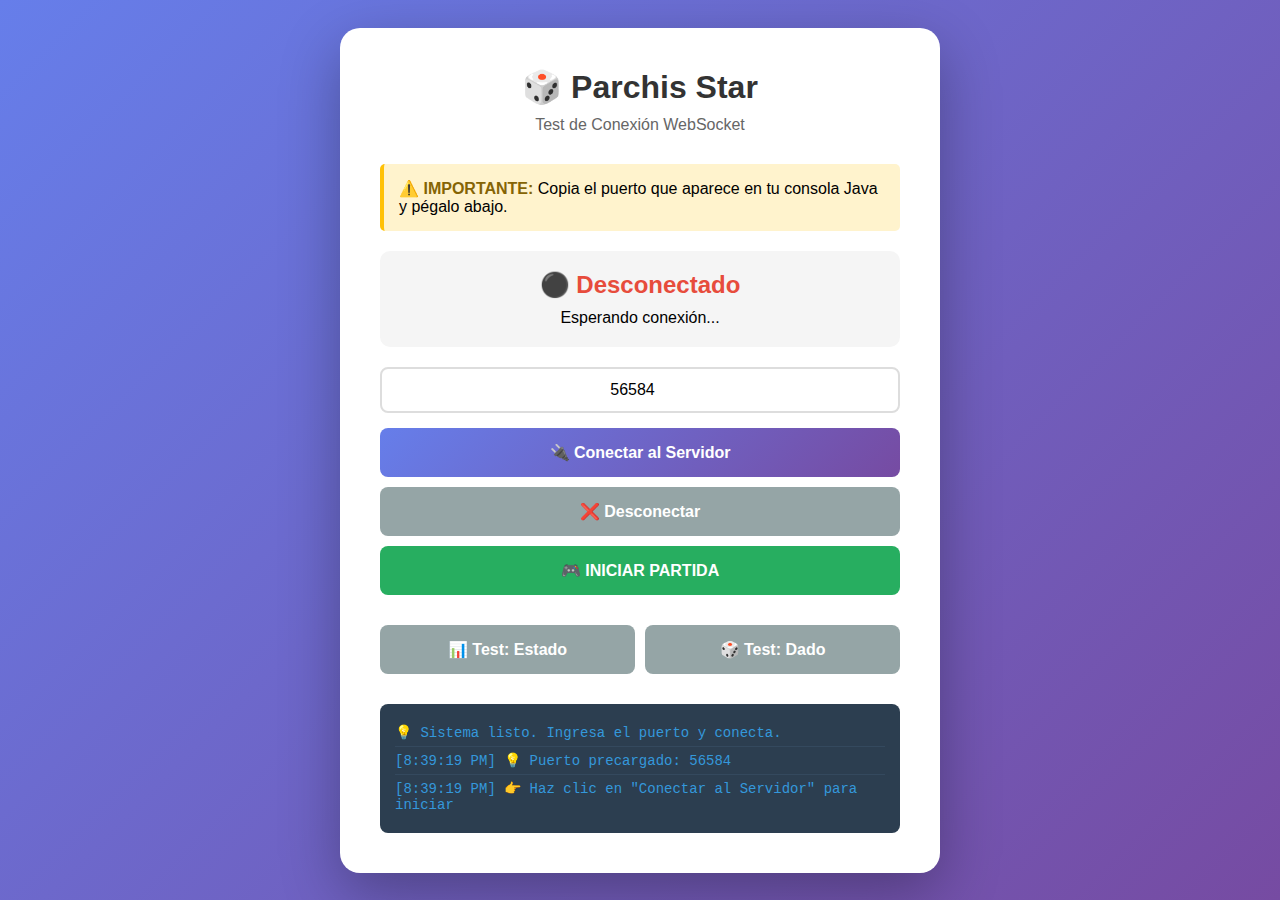
<file: src/main/java/webapp/test.html>
<!DOCTYPE html>
<html lang="es">
<head>
    <meta charset="UTF-8">
    <meta name="viewport" content="width=device-width, initial-scale=1.0">
    <title>Test WebSocket - Parchis Star</title>
    <style>
        * {
            margin: 0;
            padding: 0;
            box-sizing: border-box;
        }

        body {
            font-family: 'Segoe UI', Tahoma, Geneva, Verdana, sans-serif;
            background: linear-gradient(135deg, #667eea 0%, #764ba2 100%);
            min-height: 100vh;
            display: flex;
            justify-content: center;
            align-items: center;
            padding: 20px;
        }

        .container {
            background: white;
            border-radius: 20px;
            padding: 40px;
            box-shadow: 0 20px 60px rgba(0,0,0,0.3);
            max-width: 600px;
            width: 100%;
        }

        h1 {
            color: #333;
            margin-bottom: 10px;
            text-align: center;
        }

        .subtitle {
            text-align: center;
            color: #666;
            margin-bottom: 30px;
        }

        .status-box {
            background: #f5f5f5;
            border-radius: 10px;
            padding: 20px;
            margin-bottom: 20px;
            text-align: center;
        }

        #status {
            font-size: 24px;
            font-weight: bold;
            margin-bottom: 10px;
        }

        #status.disconnected {
            color: #e74c3c;
        }

        #status.connected {
            color: #27ae60;
        }

        #status.connecting {
            color: #f39c12;
        }

        .port-input {
            width: 100%;
            padding: 12px;
            font-size: 16px;
            border: 2px solid #ddd;
            border-radius: 8px;
            margin-bottom: 15px;
            text-align: center;
        }

        .port-input:focus {
            outline: none;
            border-color: #667eea;
        }

        .btn {
            width: 100%;
            padding: 15px;
            font-size: 16px;
            font-weight: bold;
            border: none;
            border-radius: 8px;
            cursor: pointer;
            transition: all 0.3s;
            margin-bottom: 10px;
        }

        .btn-primary {
            background: linear-gradient(135deg, #667eea 0%, #764ba2 100%);
            color: white;
        }

        .btn-primary:hover {
            transform: translateY(-2px);
            box-shadow: 0 5px 15px rgba(102, 126, 234, 0.4);
        }

        .btn-secondary {
            background: #e74c3c;
            color: white;
        }

        .btn-secondary:hover {
            background: #c0392b;
        }

        .btn-test {
            background: #3498db;
            color: white;
        }

        .btn-test:hover {
            background: #2980b9;
        }

        .btn:disabled {
            background: #95a5a6;
            cursor: not-allowed;
            transform: none;
        }

        .log-box {
            background: #2c3e50;
            color: #ecf0f1;
            border-radius: 8px;
            padding: 15px;
            max-height: 300px;
            overflow-y: auto;
            font-family: 'Courier New', monospace;
            font-size: 14px;
            margin-top: 20px;
        }

        .log-entry {
            padding: 5px 0;
            border-bottom: 1px solid #34495e;
        }

        .log-entry:last-child {
            border-bottom: none;
        }

        .log-info {
            color: #3498db;
        }

        .log-success {
            color: #27ae60;
        }

        .log-error {
            color: #e74c3c;
        }

        .log-warning {
            color: #f39c12;
        }

        .actions {
            display: grid;
            grid-template-columns: 1fr 1fr;
            gap: 10px;
            margin-top: 20px;
        }

        .instruction {
            background: #fff3cd;
            border-left: 4px solid #ffc107;
            padding: 15px;
            margin-bottom: 20px;
            border-radius: 5px;
        }

        .instruction strong {
            color: #856404;
        }
    </style>
</head>
<body>
    <div class="container">
        <h1>🎲 Parchis Star</h1>
        <p class="subtitle">Test de Conexión WebSocket</p>

        <div class="instruction">
            <strong>⚠️ IMPORTANTE:</strong> Copia el puerto que aparece en tu consola Java y pégalo abajo.
        </div>

        <div class="status-box">
            <div id="status" class="disconnected">⚫ Desconectado</div>
            <div id="statusDetails">Esperando conexión...</div>
        </div>

        <input 
            type="number" 
            id="portInput" 
            class="port-input" 
            placeholder="Ingresa el puerto (ej: 56584)"
            value="56584"
        >

        <button id="btnConnect" class="btn btn-primary" onclick="conectar()">
            🔌 Conectar al Servidor
        </button>

        <button id="btnDisconnect" class="btn btn-secondary" onclick="desconectar()" disabled>
            ❌ Desconectar
        </button>

        <button class="btn btn-test" onclick="iniciarPartida()" id="btnIniciar" disabled style="background: #27ae60;">
            🎮 INICIAR PARTIDA
        </button>

        <div class="actions">
            <button class="btn btn-test" onclick="enviarPrueba('OBTENER_ESTADO')" id="btnTest1" disabled>
                📊 Test: Estado
            </button>
            <button class="btn btn-test" onclick="enviarPrueba('LANZAR_DADO')" id="btnTest2" disabled>
                🎲 Test: Dado
            </button>
        </div>

        <div class="log-box" id="logBox">
            <div class="log-entry log-info">💡 Sistema listo. Ingresa el puerto y conecta.</div>
        </div>
    </div>

    <script>
        let ws = null;
        let reconectando = false;

        function log(mensaje, tipo = 'info') {
            const logBox = document.getElementById('logBox');
            const entry = document.createElement('div');
            entry.className = `log-entry log-${tipo}`;
            
            const timestamp = new Date().toLocaleTimeString();
            entry.textContent = `[${timestamp}] ${mensaje}`;
            
            logBox.appendChild(entry);
            logBox.scrollTop = logBox.scrollHeight;
        }

        function actualizarEstado(texto, clase, detalles) {
            const status = document.getElementById('status');
            const statusDetails = document.getElementById('statusDetails');
            
            status.textContent = texto;
            status.className = clase;
            statusDetails.textContent = detalles;
        }

        function actualizarBotones(conectado) {
            document.getElementById('btnConnect').disabled = conectado;
            document.getElementById('btnDisconnect').disabled = !conectado;
            document.getElementById('btnIniciar').disabled = !conectado;
            document.getElementById('btnTest1').disabled = !conectado;
            document.getElementById('btnTest2').disabled = !conectado;
            document.getElementById('portInput').disabled = conectado;
        }

        function iniciarPartida() {
            if (!ws || ws.readyState !== WebSocket.OPEN) {
                log('❌ No hay conexión activa', 'error');
                return;
            }

            const mensaje = {
                accion: 'INICIAR_PARTIDA',
                timestamp: Date.now()
            };

            log('🎮 Iniciando nueva partida...', 'info');
            ws.send(JSON.stringify(mensaje));
        }

        function conectar() {
            const puerto = document.getElementById('portInput').value;
            
            if (!puerto || puerto < 1024 || puerto > 65535) {
                log('❌ Puerto inválido. Debe estar entre 1024 y 65535', 'error');
                return;
            }

            const url = `ws://localhost:${puerto}`;
            log(`🔄 Intentando conectar a ${url}...`, 'info');
            actualizarEstado('🔄 Conectando...', 'connecting', 'Estableciendo conexión...');

            try {
                ws = new WebSocket(url);

                ws.onopen = function(event) {
                    log('✅ ¡Conexión establecida exitosamente!', 'success');
                    actualizarEstado('🟢 Conectado', 'connected', `Puerto: ${puerto}`);
                    actualizarBotones(true);
                    reconectando = false;
                };

                ws.onmessage = function(event) {
                    log('📨 Mensaje recibido del servidor', 'success');
                    
                    try {
                        const datos = JSON.parse(event.data);
                        log(`   Tipo: ${datos.tipo}`, 'info');
                        log(`   Contenido: ${JSON.stringify(datos, null, 2)}`, 'info');
                        
                        // Mostrar en consola del navegador también
                        console.log('Mensaje del servidor:', datos);
                    } catch (e) {
                        log(`   Datos: ${event.data}`, 'info');
                    }
                };

                ws.onerror = function(error) {
                    log('❌ Error en la conexión WebSocket', 'error');
                    log(`   Asegúrate que el servidor Java esté corriendo`, 'warning');
                    console.error('Error WebSocket:', error);
                    actualizarEstado('⚫ Error', 'disconnected', 'Fallo en la conexión');
                };

                ws.onclose = function(event) {
                    log('🔴 Conexión cerrada', 'warning');
                    log(`   Código: ${event.code}, Razón: ${event.reason || 'N/A'}`, 'info');
                    actualizarEstado('⚫ Desconectado', 'disconnected', 'Conexión cerrada');
                    actualizarBotones(false);
                    ws = null;
                };

            } catch (error) {
                log('❌ Error creando WebSocket: ' + error.message, 'error');
                actualizarEstado('⚫ Error', 'disconnected', error.message);
            }
        }

        function desconectar() {
            if (ws && ws.readyState === WebSocket.OPEN) {
                log('🔌 Cerrando conexión...', 'info');
                ws.close();
            }
        }

        function enviarPrueba(accion) {
            if (!ws || ws.readyState !== WebSocket.OPEN) {
                log('❌ No hay conexión activa', 'error');
                return;
            }

            const mensaje = {
                accion: accion,
                timestamp: Date.now()
            };

            log(`📤 Enviando acción: ${accion}`, 'info');
            ws.send(JSON.stringify(mensaje));
        }

        // Conectar automáticamente si hay puerto en el input
        window.onload = function() {
            const puerto = document.getElementById('portInput').value;
            if (puerto) {
                log(`💡 Puerto precargado: ${puerto}`, 'info');
                log(`👉 Haz clic en "Conectar al Servidor" para iniciar`, 'info');
            }
        };

        // Permitir Enter para conectar
        document.getElementById('portInput').addEventListener('keypress', function(e) {
            if (e.key === 'Enter' && !document.getElementById('btnConnect').disabled) {
                conectar();
            }
        });
    </script>
</body>
</html>
</file>
<file: src/main/java/webapp/css/style.css>
/* 
              Created on : 27 nov 2025, 11:31:35 a.m.
              Author     : KARITO
*/
body{
    font-family: 'Kufam', sans-serif;
    background: #4C185E;
    margin: 0;
    padding: 0;
}
header{
    position: relative;
    display: flex;
    justify-content: space-between;
    align-items: center;
    padding: 20px;
}
.contenedor-izquierdo{
    display: flex;
    align-items: center;
    gap: 20px;
}
.tarjeta{
    background: #4C185E;
    padding: 10px;
    display: inline-block;
    border-radius: 20px;
}
.user{
    background: #000000;
    display: flex;
    align-items: center;
    gap: 15px;
    padding: 15px;
    border-radius: 20px;
    box-shadow: 0 4px 15px rgba(0,0,0,0.3);
}
.img-usuario{
    width: 80px;
    height: 80px;
    border-radius: 50%;
    object-fit: cover;
    object-position: center;
}
.nombre-usuario{
    font-size: 30px;
    font-weight: 700;
    color: white;
    margin: 0;
    white-space: nowrap;
}
.contador-monedas{
    background: linear-gradient(135deg, #b8a0cc 0%, #d4c5e0 100%);
    display: flex;
    align-items: center;
    gap: 20px;
    padding: 10px 20px;
    border-radius: 50px;
    box-shadow: 0 4px 15px rgba(0, 0, 0, 0.3);
}
.moneda-icono{
    width: 50px;
    height: 50px;
    border-radius: 50%;
    display: flex;
    align-items: center;
    justify-content: center;
    overflow: hidden;
    background: #f4d03f;
    border: 1px solid #e8b923;
    position: relative;
}
.moneda-icono img{
    width: 100%;
    height: 100%;
    object-fit: cover;
}
.cantidad-monedas{
    font-size: 36px;
    font-weight: 700;
    color: white;
    text-shadow: 2px 2px 4px rgba(0, 0, 0, 0.2);
    margin: 0;
    letter-spacing: 2px;
}
.boton-agregar{
    width: 50px;
    height: 50px;
    background: white;
    border-radius: 15px;
    display: flex;
    align-items: center;
    justify-content: center;
    cursor: pointer;
    transition: all 0.3s ease;
    box-shadow: 0 3px 10px rgba(0, 0, 0, 0.2);
    position: relative;
}
.boton-agregar:hover{
    transform: scale(1.1);
    box-shadow: 0 5px 15px rgba(0, 0, 0, 0.3);
}
.boton-agregar::before,
.boton-agregar::after{
    content: '';
    position: absolute;
    background: #333;
    border-radius: 2px;
}
.boton-agregar::before{
    width: 25px;
    height: 4px;
}
.boton-agregar::after{
    width: 4px;
    height: 25px;
}
.boton-config{
    width: 80px;
    height: 80px;
    background: linear-gradient(135deg, #9b7fb8 0%, #b8a0cc 100%);
    border-radius: 20px;
    display: flex;
    align-items: center;
    justify-content: center;
    cursor: pointer;
    transition: all 0.3s ease;
    box-shadow: 0 4px 15px rgba(0, 0, 0, 0.3);
}
.boton-config:hover{
    transform: scale(1.05) rotate(90deg);
    box-shadow: 0 6px 20px rgba(0, 0, 0, 0.4);
}
.icono-config{
    font-size: 40px;
    color: white;
}

/* Contenido central */
.contenido-central{
    display: flex;
    flex-direction: column;
    align-items: center;
    justify-content: center;
    padding: 80px 20px;
    gap: 30px;
}
.titulo{
    font-size: 48px;
    font-weight: 700;
    color: #f4d03f;
    text-shadow: 3px 3px 6px rgba(0, 0, 0, 0.3);
    margin: 0;
}
.contenedor-codigo{
    display: flex;
    align-items: center;
    gap: 20px;
}
.input-codigo{
    background: rgba(60, 20, 75, 0.8);
    border: 3px solid #f4d03f;
    border-radius: 15px;
    padding: 15px 30px;
    font-size: 32px;
    color: white;
    font-weight: 700;
    text-align: center;
    min-width: 250px;
    letter-spacing: 3px;
}
.input-codigo::placeholder{
    color: rgba(255, 255, 255, 0.5);
}
.mensaje-error{
    color: #ff3333;
    font-size: 18px;
    font-weight: 600;
    margin-top: -15px;
    text-align: center;
    display: none;
}
.boton-unirse{
    background:#0088FF;
    color: white;
    border: none;
    border-radius: 15px;
    padding: 15px 50px;
    font-size: 28px;
    font-weight: 700;
    cursor: pointer;
    box-shadow: 0 5px 20px #330033;
    transition: all 0.3s ease;
}
.boton-unirse:hover{
    transform: translateY(-3px);
    box-shadow: 0 8px 25px rgba(0, 153, 255, 0.6);
}
.boton-crear{
    background:#0088FF;
    color: white;
    border: none;
    border-radius: 15px;
    padding: 18px 80px;
    font-size: 32px;
    font-weight: 700;
    cursor: pointer;
    box-shadow: 0 5px 20px #330033;
    transition: all 0.3s ease;
    margin-top: 20px;
}
.boton-crear:hover{
    transform: translateY(-3px);
    box-shadow: 0 8px 25px rgba(0, 153, 255, 0.6);
}
</file>
<file: src/main/webapp/css/ComenzandoPartida.css>
/*
Click nbfs://nbhost/SystemFileSystem/Templates/Licenses/license-default.txt to change this license
Click nbfs://nbhost/SystemFileSystem/Templates/ClientSide/css.css to edit this template
*/
/* 
    Created on : 30 nov 2025, 4:42:55 a.m.
    Author     : jorge
*/

body {
    font-family: 'Kufam', sans-serif;
    background: #4C185E;
    margin: 0;
    padding: 0;
}

.pantalla-partida {
    height: 100vh;
    display: flex;
    flex-direction: column;
    align-items: center;
    justify-content: center;
}

/* Texto superior */
.titulo-partida {
    font-size: 60px;
    font-weight: 800;
    color: #FFE19C;      
    margin-bottom: 50px;
    text-align: center;
}

/* Imagen que gira */
.imagen-carga {
    width: 260px;
    height: 260px;
    object-fit: contain;
    animation: giroCarga 1.5s linear infinite;
}

/* Texto inferior */
.subtitulo-partida {
    font-size: 35px;
    font-weight: 800;
    color: #FFE19C;      
    margin-top: 40px;
    text-align: center;
}

@keyframes giroCarga {
    from { transform: rotate(0deg); }
    to   { transform: rotate(360deg); }
}
</file>
<file: src/main/webapp/css/Pantalladecarga.css>
/*
Click nbfs://nbhost/SystemFileSystem/Templates/Licenses/license-default.txt to change this license
Click nbfs://nbhost/SystemFileSystem/Templates/ClientSide/css.css to edit this template
*/
/* 
    Created on : 29 nov 2025, 1:39:35 a.m.
    Author     : jorge
*/

/* Fondo morado y tipografía Kufam */
body {
    font-family: 'Kufam', sans-serif;
    background: #4C185E;
    margin: 0;
    padding: 0;
}

/* Centrar todo en pantalla */
.container {
    height: 100vh;
    display: flex;
    flex-direction: column;
    align-items: center;
    justify-content: center;
    gap: 40px;       
}


.titulo {
    font-size: 90px;
    font-weight: 900;
    color: #FFE19C;    
    text-align: center;
    line-height: 0.9;
}


.cargando {
    width: 170px;        
    height: 170px;
    padding: 40px;        
    background: #8A166F;  
    border-radius: 0;     
    box-sizing: border-box;
}


/* Texto “By / Equipo 2” */
.subtitulo {
    font-size: 26px;
    color: #FFE19C;
    text-align: center;
    line-height: 1.1;
}
</file>
<file: src/main/webapp/css/registro.css>
/*
Click nbfs://nbhost/SystemFileSystem/Templates/Licenses/license-default.txt to change this license
Click nbfs://nbhost/SystemFileSystem/Templates/ClientSide/css.css to edit this template
*/
/* 
    Created on : 29 nov 2025, 1:10:59 a.m.
    Author     : jorge
*/

/* Fondo en morado  */
body {
    font-family: 'Kufam', sans-serif;
    background: #4C185E;
    margin: 0;
    padding: 0;
}

/* Centra el contenido en pantalla */
.container {
    height: 100vh;
    display: flex;
    flex-direction: column;
    align-items: center;
    justify-content: center;
    gap: 60px;
}

.titulo {
    font-size: 90px;     
    font-weight: 900;     
    color: #FFE19C;       
    text-align: center;
    line-height: 0.9;    
    font-family: 'Kufam', sans-serif;
}



.boton-registrarse {
    width: 260px;
    height: 75px;
    background: #F4EBFF;
    color: #6A4FB3;
    border: none;
    border-radius: 40px;
    font-size: 26px;
    font-weight: 700;
    display: flex;
    align-items: center;
    justify-content: center;
    gap: 15px;
    cursor: pointer;
    box-shadow: 0 5px 15px rgba(0,0,0,0.25);
    transition: 0.25s;
}

/* Animación ligera */
.boton-registrarse:hover {
    transform: translateY(-3px);
    box-shadow: 0 7px 20px rgba(0,0,0,0.35);
}

/* Estrella del botón */
.icono-estrella {
    width: 35px;
    height: 35px;
    object-fit: contain;
    user-select: none;
}
</file>
<file: src/main/webapp/css/SeleccionUsuario.css>
/*
Click nbfs://nbhost/SystemFileSystem/Templates/Licenses/license-default.txt to change this license
Click nbfs://nbhost/SystemFileSystem/Templates/ClientSide/css.css to edit this template
*/
/* 
    Created on : 30 nov 2025, 12:58:39 a.m.
    Author     : jorge
*/

/* Define el fondo morado y la fuente general */
body {
    font-family: 'Kufam', sans-serif;
    background: #4C185E;
    margin: 0;
    padding: 0;
}

/* Centra todo el contenido de la página */
.pagina-avatar {
    height: 100vh;
    display: flex;
    flex-direction: column;
    align-items: center;
    justify-content: center;
}

/* Estilo del título principal */
.titulo-avatar {
    font-size: 60px;
    font-weight: 800;
    color: #FFE19C;
    margin-bottom: 50px;
    text-align: center;
}

/* Estilo del subtítulo */
.subtitulo-avatar {
    font-size: 35px;
    color: #FFE19C;
    margin: 40px 0 20px;
    text-align: center;
}

/* Organiza los avatares en una fila */
.fila-avatares {
    display: flex;
    gap: 30px;
    align-items: center;
    justify-content: center;
}

/* Botón redondo donde va cada avatar */
.btn-avatar {
    width: 130px;
    height: 130px;
    border-radius: 50%;
    border: 5px solid transparent;
    background-color: #FFFFFF;
    box-shadow: 0 4px 10px rgba(0,0,0,0.35);
    overflow: hidden;
    position: relative;
    display: flex;
    align-items: center;
    justify-content: center;
    cursor: pointer;
    padding: 0;
    transition: 0.2s;
}

/* Marca qué avatar está seleccionado */
.btn-avatar.seleccionado {
    border-color: #00C965;
    transform: scale(1.06);
}

/* Imagen visible dentro del avatar */
.img-avatar {
    width: 100%;
    height: 100%;
    object-fit: cover;
    border-radius: 50%;
}

/* Imagen que se coloca al centro del botón */
.img-centro {
    position: absolute;
    width: 70%;
    height: 70%;
    object-fit: contain;
    pointer-events: none;
}

/* Cuadro donde el usuario escribe su nombre */
.username-input {
    width: 340px;
    padding: 18px 20px;
    border-radius: 14px;
    border: none;
    font-size: 24px;
    outline: none;
    margin-right: 15px;
}

/* Botón para guardar los datos */
.save-btn {
    padding: 18px 35px;
    border-radius: 14px;
    border: none;
    background-color: #00C965;
    color: #FFFFFF;
    font-size: 24px;
    font-weight: 700;
    cursor: pointer;
    box-shadow: 0 4px 10px rgba(0,0,0,0.35);
    transition: 0.2s;
}

/* Animación al pasar el cursor */
.save-btn:hover {
    transform: translateY(-2px);
    box-shadow: 0 6px 16px rgba(0,0,0,0.45);
}

.grupo-avatar-upload {
    display: flex;
    flex-direction: column;
    align-items: center;
    gap: 6px;
}

.etiqueta-upload {
    background-color: #000000;
    color: #ffffff;
    font-size: 14px;
    padding: 6px 12px;
    border-radius: 999px;
    box-shadow: 0 2px 6px rgba(0,0,0,0.5);
}

.etiqueta-upload {
    background-color: #000000;
    color: #ffffff;
    font-size: 14px;
    padding: 6px 12px;
    border-radius: 999px;
    box-shadow: 0 2px 6px rgba(0,0,0,0.5);
}

/* Botón rectangular +4 */
.btn-mas {
    width: 90px;
    height: 130px;
    background: #ffffff;
    border-radius: 20px;
    border: 4px solid #FFE19C;
    font-size: 40px;
    font-weight: 700;
    color: #4C185E;
    cursor: pointer;
    box-shadow: 0 4px 10px rgba(0,0,0,0.35);
}

/* Fila oculta de avatares extra */
.fila-extra {
    display: none;
    margin-top: 25px;
    gap: 30px;
    display: flex;
    justify-content: center;
}

.fila-extra .btn-avatar {
    width: 130px;
    height: 130px;
}

.fila-extra .img-avatar {
    width: 100%;
    height: 100%;
    object-fit: cover;
    border-radius: 50%;
}

/* CENTRADO DEL NOMBRE DE USUARIO + GUARDAR */

.bloque-usuario {
  width: 100%;
  display: flex;
  justify-content: center;
  align-items: center;
  gap: 15px; /* separación entre input y botón */
}

.username-input {
  text-align: center;
}
/* BOTÓN +4 RECTANGULAR */
.boton-extra {
    width: 120px;
    height: 150px;
    background: #ffffff;
    border-radius: 18px;
    border: none; 
    font-size: 45px;
    font-weight: 900;
    color: #4C185E;
    cursor: pointer;
    box-shadow: 0 4px 12px rgba(0,0,0,0.35);
    display: flex;
    align-items: center;
    justify-content: center;
    padding: 0;
}
</file>
<file: src/main/webapp/css/Tablero.css>
* {
    margin: 0;
    padding: 0;
    box-sizing: border-box;
}

html, body {
    overflow: hidden;
}

body {
    font-family: 'Kufam', sans-serif;
    background: #4C185E;
    min-height: 100vh;
    display: flex;
    flex-direction: column;
    padding: 20px;
}

/* Header con tiempo */
.encabezado-juego {
    display: flex;
    justify-content: center;
    align-items: center;
    position: relative;
}

.seccion-tiempo {
    display: flex;
    flex-direction: column;
    align-items: center;
    gap: 10px;
}

.etiqueta-tiempo {
    color: white;
    font-size: 18px;
    font-weight: bold;
    text-transform: uppercase;
    text-align: center;
}

.barra-tiempo {
    width: 600px;
    height: 25px;
    background: rgba(0, 0, 0, 0.4);
    border: 2px solid white;
    border-radius: 15px;
    overflow: hidden;
    position: relative;
}

.boton-config-juego {
    position: absolute;
    right: 0;
    width: 60px;
    height: 60px;
    background: rgba(155, 127, 184, 0.8);
    border: none;
    border-radius: 15px;
    display: flex;
    align-items: center;
    justify-content: center;
    cursor: pointer;
    box-shadow: 0 4px 10px rgba(0, 0, 0, 0.3);
    transition: all 0.3s;
}

.progreso-tiempo {
    height: 100%;
    width: 75%;
    background: linear-gradient(90deg, #4CAF50 0%, #8BC34A 100%);
    transition: width 1s linear;
}

.boton-config-juego {
    width: 60px;
    height: 60px;
    background: rgba(155, 127, 184, 0.8);
    border: none;
    border-radius: 15px;
    display: flex;
    align-items: center;
    justify-content: center;
    cursor: pointer;
    box-shadow: 0 4px 10px rgba(0, 0, 0, 0.3);
    transition: all 0.3s;
}

.boton-config-juego:hover {
    transform: scale(1.05);
    background: rgba(155, 127, 184, 1);
}

.boton-config-juego.activo {
    background: #FFD700;
    box-shadow: 0 0 20px rgba(255, 215, 0, 0.6);
}

.icono-config {
    font-size: 30px;
    color: white;
}

/* Contenedor principal del juego */
.contenedor-juego {
    display: flex;
    justify-content: center;
    align-items: center;
    gap: 30px;
    flex: 1;
}

/* Contenedores laterales */
.contenedor-izquierda,
.contenedor-derecha {
    display: flex;
    flex-direction: column;
    gap: 40px;
    justify-content: center;

}
/* Jugadores laterales */
.jugador-lateral {
    display: flex;
    flex-direction: column;
    align-items: center;
    gap: 5px;
    padding: 60px 0px 40px 0px;
}
/*flecha de turno desactivada*/
.flecha-jugador {
    display: none;
    font-size: 50px;
    color: #FFD700;
    text-shadow: 0 3px 8px rgba(0, 0, 0, 0.6);
    margin-bottom: -10px;
    animation: bounce 1.5s ease-in-out infinite;
}

@keyframes bounce {
    0%, 100% {
        transform: translateY(0);
    }
    50% {
        transform: translateY(10px);
    }
}

.avatar-lateral {
    width: 80px;
    height: 80px;
    border-radius: 50%;
    border: 4px solid white;
    overflow: hidden;
    box-shadow: 0 4px 15px rgba(0, 0, 0, 0.4);
}

.avatar-lateral img {
    width: 100%;
    height: 100%;
    object-fit: cover;
}

.nombre-lateral {
    color: white;
    font-size: 15px;
    font-weight: bold;
    text-shadow: 2px 2px 4px rgba(0, 0, 0, 0.5);
}

.dados-jugador {
    display: flex;
    gap: 5px;
}

.dado {
    width: 45px;
    height: 45px;
    background: white;
    border: 3px solid #333;
    border-radius: 8px;
    display: flex;
    align-items: center;
    justify-content: center;
    font-size: 24px;
    font-weight: bold;
    box-shadow: 0 3px 10px rgba(0, 0, 0, 0.3);
}

/* Tablero central con imagen */
.contenedor-tablero {
    position: relative;
    width: 520px;
    height: 520px;
    box-shadow: 0 10px 30px rgba(0, 0, 0, 0.5);
    border-radius: 10px;
    overflow: hidden;
}

.imagen-tablero {
    width: 100%;
    height: 100%;
    display: block;
    transition: all 0.3s;
}

.imagen-tablero.modo-coordenadas {
    cursor: crosshair;
    border: 4px solid #FFD700;
    box-shadow: 0 0 30px rgba(255, 215, 0, 0.6);
}

/* Capa de casillas interactivas */
.capa-casillas {
    position: absolute;
    top: 0;
    left: 0;
    width: 100%;
    height: 100%;
    pointer-events: none;
}

/* Fichas */
.ficha {
    position: absolute;
    width: 32px;
    height: 32px;
    border-radius: 50%;
    border: 3px solid rgba(0, 0, 0, 0.6);
    box-shadow: 0 3px 10px rgba(0, 0, 0, 0.5);
    pointer-events: none;
    display: flex;
    align-items: center;
    justify-content: center;
    transform: translate(-50%, -50%);
}

.ficha.verde {
    background: linear-gradient(135deg, #4CAF50 0%, #66BB6A 100%);
}
.ficha.amarillo {
    background: linear-gradient(135deg, #FFD700 0%, #FFC107 100%);
}
.ficha.rojo {
    background: linear-gradient(135deg, #F44336 0%, #EF5350 100%);
}
.ficha.azul {
    background: linear-gradient(135deg, #2196F3 0%, #42A5F5 100%);
}

.estrella-ficha {
    color: #660066;
    font-size: 18px;
    text-shadow: 0 1px 2px rgba(255, 255, 255, 0.5);
    pointer-events: none;
}

@media (max-width: 1200px) {
    .contenedor-juego {
        flex-direction: column;
    }

    .contenedor-izquierda,
    .contenedor-derecha {
        flex-direction: row;
        gap: 30px;
    }

    .contenedor-tablero {
        width: 420px;
        height: 420px;
    }
}

#debug-container {
    position: absolute;
    top: 0;
    left: 0;
    width: 100%;
    height: 100%;
    pointer-events: none;
}

.debug-dot {
    width: 10px;
    height: 10px;
    background: red;
    border-radius: 50%;
    position: absolute;
    transform: translate(-50%, -50%);
    font-size: 8px;
    color: white;
}
</file>
<file: src/main/java/webapp/css/stylePantallaPrinciapal.css>
/* 
              Created on : 27 nov 2025, 11:31:35 a.m.
              Author     : KARITO
              Contiene estilos generales del diseño



*/
body{
    font-family: 'Kufam', sans-serif;
    background: #4C185E;
    margin: 0;
    padding: 0;
}
header{
    position: relative;
    display: flex;
    justify-content: space-between;
    align-items: center;
    padding: 20px;
}
.contenedor-izquierdo{
    display: flex;
    align-items: center;
    gap: 20px;
}
.tarjeta{
    background: #4C185E;
    padding: 10px;
    display: inline-block;
    border-radius: 20px;
}
.user{
    background: #000000;
    display: flex;
    align-items: center;
    gap: 15px;
    padding: 15px;
    border-radius: 20px;
    box-shadow: 0 4px 15px rgba(0,0,0,0.3);
}
.img-usuario{
    width: 80px;
    height: 80px;
    border-radius: 50%;
    object-fit: cover;
    object-position: center;
}
.nombre-usuario{
    font-size: 30px;
    font-weight: 700;
    color: white;
    margin: 0;
    white-space: nowrap;
}
.contador-monedas{
    background: linear-gradient(135deg, #b8a0cc 0%, #d4c5e0 100%);
    display: flex;
    align-items: center;
    gap: 20px;
    padding: 10px 20px;
    border-radius: 50px;
    box-shadow: 0 4px 15px rgba(0, 0, 0, 0.3);
}
.moneda-icono{
    width: 50px;
    height: 50px;
    border-radius: 50%;
    display: flex;
    align-items: center;
    justify-content: center;
    overflow: hidden;
    background: #f4d03f;
    border: 1px solid #e8b923;
    position: relative;
}
.moneda-icono img{
    width: 100%;
    height: 100%;
    object-fit: cover;
}
.cantidad-monedas{
    font-size: 36px;
    font-weight: 700;
    color: white;
    text-shadow: 2px 2px 4px rgba(0, 0, 0, 0.2);
    margin: 0;
    letter-spacing: 2px;
}


.boton-config{
    width: 80px;
    height: 80px;
    background: linear-gradient(135deg, #9b7fb8 0%, #b8a0cc 100%);
    border-radius: 20px;
    display: flex;
    align-items: center;
    justify-content: center;
    cursor: pointer;
    transition: all 0.3s ease;
    box-shadow: 0 4px 15px rgba(0, 0, 0, 0.3);
}
.boton-config:hover{
    transform: scale(1.05) rotate(90deg);
    box-shadow: 0 6px 20px rgba(0, 0, 0, 0.4);
}
.icono-config{
    font-size: 40px;
    color: white;
}

/* Contenido central */
.contenido-central{
    display: flex;
    flex-direction: column;
    align-items: center;
    justify-content: center;
    padding: 80px 20px;
    gap: 30px;
}
.titulo{
    font-size: 48px;
    font-weight: 700;
    color: #f4d03f;
    text-shadow: 3px 3px 6px rgba(0, 0, 0, 0.3);
    margin: 0;
}
.contenedor-codigo{
    display: flex;
    align-items: center;
    gap: 20px;
}
.input-codigo{
    background: rgba(60, 20, 75, 0.8);
    border: 3px solid #f4d03f;
    border-radius: 15px;
    padding: 15px 30px;
    font-size: 32px;
    color: white;
    font-weight: 700;
    text-align: center;
    min-width: 250px;
    letter-spacing: 3px;
}
.input-codigo::placeholder{
    color: rgba(255, 255, 255, 0.5);
}
.mensaje-error{
    color: #ff3333;
    font-size: 18px;
    font-weight: 600;
    margin-top: -15px;
    text-align: center;
    display: none;
}
.boton-unirse{
    background:#0088FF;
    color: white;
    border: none;
    border-radius: 15px;
    padding: 15px 50px;
    font-size: 28px;
    font-weight: 700;
    cursor: pointer;
    box-shadow: 0 5px 20px #330033;
    transition: all 0.3s ease;
}
.boton-unirse:hover{
    transform: translateY(-3px);
    box-shadow: 0 8px 25px rgba(0, 153, 255, 0.6);
}
.boton-crear{
    background:#0088FF;
    color: white;
    border: none;
    border-radius: 15px;
    padding: 18px 80px;
    font-size: 32px;
    font-weight: 700;
    cursor: pointer;
    box-shadow: 0 5px 20px #330033;
    transition: all 0.3s ease;
    margin-top: 20px;
}
.boton-crear:hover{
    transform: translateY(-3px);
    box-shadow: 0 8px 25px rgba(0, 153, 255, 0.6);
}
</file>
<file: src/main/java/webapp/css/SalaEspera.css>
/* SalaEspera.css - Estilos específicos para la sala de espera */

/* Header específico de sala */
.encabezado-sala {
    display: flex;
    justify-content: space-between;
    align-items: center;
    padding: 20px;
}

.contador-monedas-sala {
    background: #b8a0cc;
    border-radius: 30px;
    padding: 8px 20px;
    display: flex;
    align-items: center;
    gap: 10px;
    box-shadow: 0 4px 10px rgba(0, 0, 0, 0.3);
}

.contador-monedas-sala .moneda-icono {
    width: 40px;
    height: 40px;
    border-radius: 50%;
    display: flex;
    align-items: center;
    justify-content: center;
    overflow: hidden;
    background: #f4d03f;
    border: 1px solid #e8b923;
}

.contador-monedas-sala .moneda-icono img {
    width: 100%;
    height: 100%;
    object-fit: cover;
}

.contador-monedas-sala .cantidad-monedas {
    font-size: 28px;
    font-weight: bold;
    color: white;
}

.contador-monedas-sala .boton-agregar {
    width: 30px;
    height: 30px;
    background: #333;
    border-radius: 50%;
    display: flex;
    align-items: center;
    justify-content: center;
    cursor: pointer;
    position: relative;
}

.contador-monedas-sala .boton-agregar:hover {
    transform: scale(1.1);
}

.contador-monedas-sala .boton-agregar::before,
.contador-monedas-sala .boton-agregar::after {
    content: '';
    position: absolute;
    background: white;
    border-radius: 2px;
}

.contador-monedas-sala .boton-agregar::before {
    width: 15px;
    height: 3px;
}

.contador-monedas-sala .boton-agregar::after {
    width: 3px;
    height: 15px;
}

.contenedor {
    width: 100%;
    max-width: 900px;
    margin: 0 auto;
    padding: 20px;
}

/* Título centrado */
.titulo {
    text-align: center;
    color: #f4d03f;
    font-size: 48px;
    font-weight: bold;
    text-shadow: 3px 3px 6px rgba(0, 0, 0, 0.5);
    margin-bottom: 40px;
    letter-spacing: 8px;
}

/* Área de jugadores */
.area-jugadores {
    background: rgba(0, 0, 0, 0.3);
    border: 3px solid #f4d03f;
    border-radius: 25px;
    padding: 30px;
    margin-bottom: 30px;
    box-shadow: 0 8px 20px rgba(0, 0, 0, 0.4);
}

.rejilla-jugadores {
    display: grid;
    grid-template-columns: repeat(4, 1fr);
    gap: 20px;
}

.espacio-jugador {
    display: flex;
    flex-direction: column;
    align-items: center;
    gap: 10px;
}

.avatar-jugador {
    width: 100px;
    height: 100px;
    border-radius: 50%;
    background: #5a5a5a;
    display: flex;
    align-items: center;
    justify-content: center;
    border: 3px solid #f4d03f;
    overflow: hidden;
}

.avatar-jugador img {
    width: 100%;
    height: 100%;
    object-fit: cover;
}

.nombre-jugador {
    color: white;
    font-size: 18px;
    font-weight: bold;
    text-shadow: 2px 2px 4px rgba(0, 0, 0, 0.5);
}

/* Sección de cuota */
.seccion-cuota {
    display: flex;
    justify-content: center;
    align-items: center;
    gap: 20px;
    margin-bottom: 30px;
}

.etiqueta-cuota {
    color: #ff69b4;
    font-size: 24px;
    font-weight: bold;
    text-shadow: 2px 2px 4px rgba(0, 0, 0, 0.5);
    text-transform: uppercase;
}

.caja-cuota {
    background: rgba(0, 0, 0, 0.4);
    border: 3px solid #f4d03f;
    border-radius: 20px;
    padding: 15px 40px;
    display: flex;
    align-items: center;
    gap: 15px;
    box-shadow: 0 4px 10px rgba(0, 0, 0, 0.4);
}


.icono-cuota {
    width: 35px;
    height: 35px;
    background: linear-gradient(135deg, #ffd700 0%, #ffed4e 100%);
    border-radius: 50%;
    display: flex;
    align-items: center;
    justify-content: center;
    font-size: 20px;
    font-weight: bold;
    color: #8b4513;
}

.input-cuota {
    background: transparent;
    border: none;
    color: white;
    font-size: 36px;
    font-weight: bold;
    width: 120px;
    text-align: center;
    outline: none;
    font-family: 'Kufam', sans-serif;
}

.input-cuota::-webkit-inner-spin-button,
.input-cuota::-webkit-outer-spin-button {
    -webkit-appearance: none;
    margin: 0;
}

.input-cuota[type=number] {
    -moz-appearance: textfield;
}

/* Sección de código */
.seccion-codigo {
    text-align: center;
    margin-bottom: 30px;
}

.etiqueta-codigo {
    color: white;
    font-size: 20px;
    font-weight: bold;
    margin-bottom: 10px;
}

.codigo-sala {
    color: #f4d03f;
    font-size: 32px;
    font-weight: bold;
    letter-spacing: 4px;
    text-shadow: 2px 2px 4px rgba(0, 0, 0, 0.5);
}

/* Botones de acción */
.acciones {
    display: flex;
    justify-content: center;
    gap: 20px;
    flex-wrap: wrap;
}

.btn {
    padding: 18px 50px;
    font-size: 24px;
    font-weight: bold;
    border: none;
    border-radius: 15px;
    cursor: pointer;
    text-transform: uppercase;
    box-shadow: 0 6px 15px rgba(0, 0, 0, 0.4);
    transition: transform 0.2s, box-shadow 0.2s;
}

.btn:hover {
    transform: translateY(-2px);
    box-shadow: 0 8px 20px rgba(0, 0, 0, 0.5);
}

.btn:active {
    transform: translateY(0);
}

.btn-iniciar {
    background: #0088FF;
    color: white;
}

.btn-cancelar {
    background: linear-gradient(135deg, #ff4500 0%, #ff0000 100%);
    color: white;
}

/* Responsive */
@media (max-width: 768px) {
    .rejilla-jugadores {
        grid-template-columns: repeat(2, 1fr);
    }

    .titulo {
        font-size: 32px;
        letter-spacing: 4px;
    }

    .btn {
        padding: 15px 35px;
        font-size: 18px;
    }
}
</file>
<file: src/main/java/webapp/css/Tablero.css>
* {
    margin: 0;
    padding: 0;
    box-sizing: border-box;
}

html, body {
    overflow: hidden;
}

body {
    font-family: 'Kufam', sans-serif;
    background: #4C185E;
    min-height: 100vh;
    display: flex;
    flex-direction: column;
    padding: 20px;
}

/* Header con tiempo */
.encabezado-juego {
    display: flex;
    justify-content: center;
    align-items: center;
    position: relative;
}

.seccion-tiempo {
    display: flex;
    flex-direction: column;
    align-items: center;
    gap: 10px;
}

.etiqueta-tiempo {
    color: white;
    font-size: 18px;
    font-weight: bold;
    text-transform: uppercase;
    text-align: center;
}

.barra-tiempo {
    width: 600px;
    height: 25px;
    background: rgba(0, 0, 0, 0.4);
    border: 2px solid white;
    border-radius: 15px;
    overflow: hidden;
    position: relative;
}

.boton-config-juego {
    position: absolute;
    right: 0;
    width: 60px;
    height: 60px;
    background: rgba(155, 127, 184, 0.8);
    border: none;
    border-radius: 15px;
    display: flex;
    align-items: center;
    justify-content: center;
    cursor: pointer;
    box-shadow: 0 4px 10px rgba(0, 0, 0, 0.3);
    transition: all 0.3s;
}

.progreso-tiempo {
    height: 100%;
    width: 75%;
    background: linear-gradient(90deg, #4CAF50 0%, #8BC34A 100%);
    transition: width 1s linear;
}

.boton-config-juego {
    width: 60px;
    height: 60px;
    background: rgba(155, 127, 184, 0.8);
    border: none;
    border-radius: 15px;
    display: flex;
    align-items: center;
    justify-content: center;
    cursor: pointer;
    box-shadow: 0 4px 10px rgba(0, 0, 0, 0.3);
    transition: all 0.3s;
}

.boton-config-juego:hover {
    transform: scale(1.05);
    background: rgba(155, 127, 184, 1);
}

.boton-config-juego.activo {
    background: #FFD700;
    box-shadow: 0 0 20px rgba(255, 215, 0, 0.6);
}

.icono-config {
    font-size: 30px;
    color: white;
}

/* Contenedor principal del juego */
.contenedor-juego {
    display: flex;
    justify-content: center;
    align-items: center;
    gap: 30px;
    flex: 1;
}

/* Contenedores laterales */
.contenedor-izquierda,
.contenedor-derecha {
    display: flex;
    flex-direction: column;
    gap: 40px;
    justify-content: center;

}
/* Jugadores laterales */
.jugador-lateral {
    display: flex;
    flex-direction: column;
    align-items: center;
    gap: 5px;
    padding: 60px 0px 40px 0px;
}
/*flecha de turno desactivada*/
.flecha-jugador {
    display: none;
    font-size: 50px;
    color: #FFD700;
    text-shadow: 0 3px 8px rgba(0, 0, 0, 0.6);
    margin-bottom: -10px;
    animation: bounce 1.5s ease-in-out infinite;
}

@keyframes bounce {
    0%, 100% {
        transform: translateY(0);
    }
    50% {
        transform: translateY(10px);
    }
}

.avatar-lateral {
    width: 80px;
    height: 80px;
    border-radius: 50%;
    border: 4px solid white;
    overflow: hidden;
    box-shadow: 0 4px 15px rgba(0, 0, 0, 0.4);
}

.avatar-lateral img {
    width: 100%;
    height: 100%;
    object-fit: cover;
}

.nombre-lateral {
    color: white;
    font-size: 15px;
    font-weight: bold;
    text-shadow: 2px 2px 4px rgba(0, 0, 0, 0.5);
}

.dados-jugador {
    display: flex;
    gap: 5px;
}

.dado {
    width: 45px;
    height: 45px;
    background: white;
    border: 3px solid #333;
    border-radius: 8px;
    display: flex;
    align-items: center;
    justify-content: center;
    font-size: 24px;
    font-weight: bold;
    box-shadow: 0 3px 10px rgba(0, 0, 0, 0.3);
}

/* Tablero central con imagen */
.contenedor-tablero {
    position: relative;
    width: 520px;
    height: 520px;
    box-shadow: 0 10px 30px rgba(0, 0, 0, 0.5);
    border-radius: 10px;
    overflow: hidden;
}

.imagen-tablero {
    width: 100%;
    height: 100%;
    display: block;
    transition: all 0.3s;
}

.imagen-tablero.modo-coordenadas {
    cursor: crosshair;
    border: 4px solid #FFD700;
    box-shadow: 0 0 30px rgba(255, 215, 0, 0.6);
}

/* Capa de casillas interactivas */
.capa-casillas {
    position: absolute;
    top: 0;
    left: 0;
    width: 100%;
    height: 100%;
    pointer-events: none;
}

/* Fichas */
.ficha {
    position: absolute;
    width: 32px;
    height: 32px;
    border-radius: 50%;
    border: 3px solid rgba(0, 0, 0, 0.6);
    box-shadow: 0 3px 10px rgba(0, 0, 0, 0.5);
    pointer-events: none;
    display: flex;
    align-items: center;
    justify-content: center;
    transform: translate(-50%, -50%);
}

.ficha.verde {
    background: linear-gradient(135deg, #4CAF50 0%, #66BB6A 100%);
}
.ficha.amarillo {
    background: linear-gradient(135deg, #FFD700 0%, #FFC107 100%);
}
.ficha.rojo {
    background: linear-gradient(135deg, #F44336 0%, #EF5350 100%);
}
.ficha.azul {
    background: linear-gradient(135deg, #2196F3 0%, #42A5F5 100%);
}

.estrella-ficha {
    color: #660066;
    font-size: 18px;
    text-shadow: 0 1px 2px rgba(255, 255, 255, 0.5);
    pointer-events: none;
}

@media (max-width: 1200px) {
    .contenedor-juego {
        flex-direction: column;
    }

    .contenedor-izquierda,
    .contenedor-derecha {
        flex-direction: row;
        gap: 30px;
    }

    .contenedor-tablero {
        width: 420px;
        height: 420px;
    }
}

#debug-container {
    position: absolute;
    top: 0;
    left: 0;
    width: 100%;
    height: 100%;
    pointer-events: none;
}

.debug-dot {
    width: 10px;
    height: 10px;
    background: red;
    border-radius: 50%;
    position: absolute;
    transform: translate(-50%, -50%);
    font-size: 8px;
    color: white;
}
</file>
